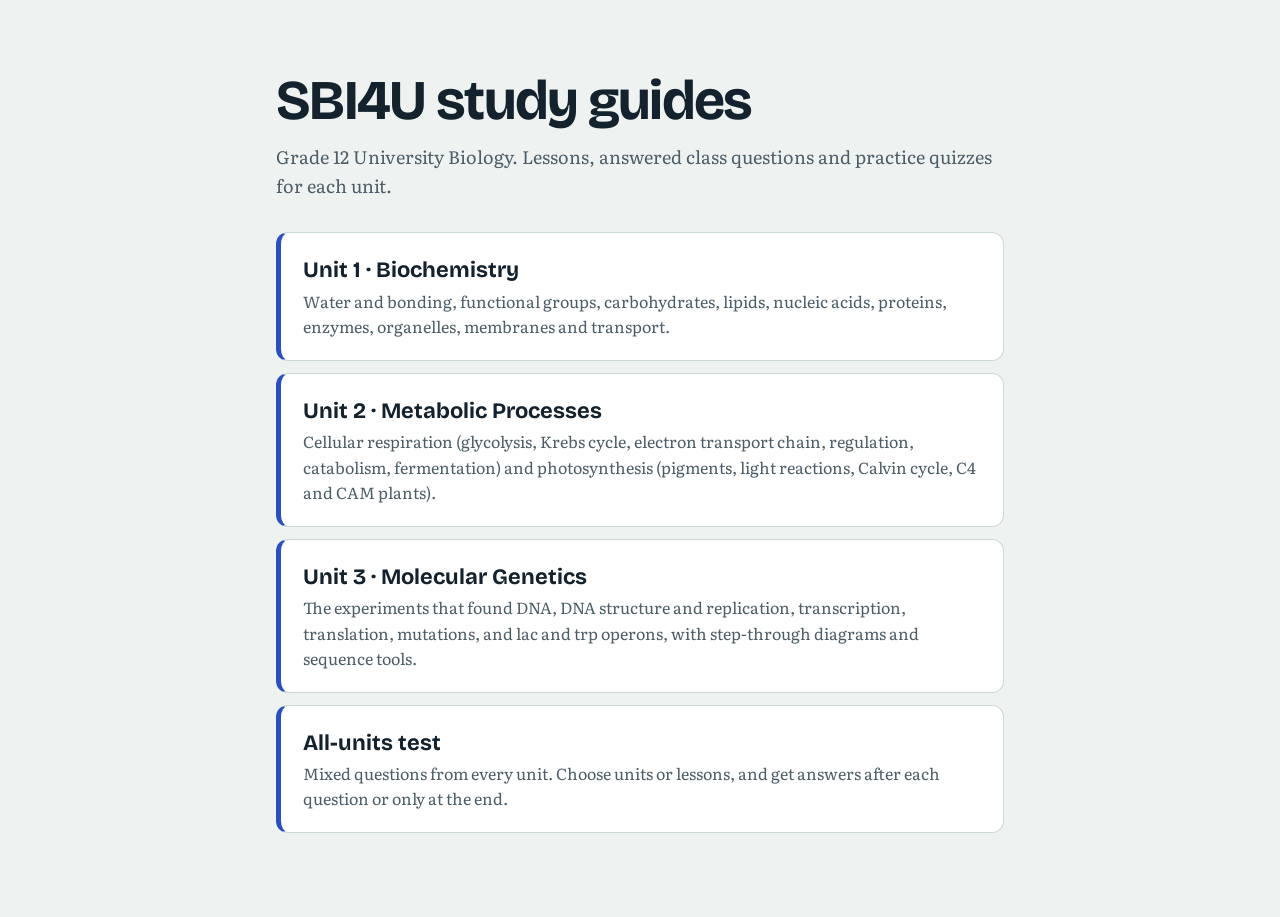
<file: docs/index.html>
<!doctype html>
<html lang="en">
<head>
<meta charset="utf-8">
<meta name="viewport" content="width=device-width, initial-scale=1">
<title>SBI4U Study Guides</title>
<meta name="color-scheme" content="light dark">
<link rel="preconnect" href="https://fonts.googleapis.com">
<link rel="preconnect" href="https://fonts.gstatic.com" crossorigin>
<link href="https://fonts.googleapis.com/css2?family=Bricolage+Grotesque:opsz,wght@12..96,500;12..96,700;12..96,800&family=Literata:opsz,wght@7..72,400&display=swap" rel="stylesheet">
<style>
:root { --bg:#eef3f2; --surface:#fff; --ink:#13222c; --ink-2:#4c5d67; --line:#cbd8d5; --accent:#2a50bf; }
@media (prefers-color-scheme: dark) { :root { --bg:#0d1620; --surface:#132130; --ink:#e2e9ef; --ink-2:#9bacb9; --line:#26384b; --accent:#8aa6ff; } }
* { box-sizing: border-box; }
body { margin:0; background:var(--bg); color:var(--ink); font-family:"Literata",Georgia,serif; line-height:1.6; }
main { max-width:760px; margin:0 auto; padding:72px 16px; }
h1 { font-family:"Bricolage Grotesque",system-ui,sans-serif; font-size:clamp(36px,6vw,56px); letter-spacing:-.03em; line-height:1.05; margin:0 0 12px; }
p { color:var(--ink-2); font-size:18px; margin:0 0 32px; }
a.unit { display:block; text-decoration:none; color:var(--ink); background:var(--surface); border:1px solid var(--line); border-left:5px solid var(--accent); border-radius:12px; padding:20px 22px; margin-bottom:12px; }
a.unit:hover { border-color:var(--ink-2); border-left-color:var(--accent); }
a.unit b { font-family:"Bricolage Grotesque",system-ui,sans-serif; font-size:22px; display:block; }
a.unit span { color:var(--ink-2); font-size:16px; }
a:focus-visible { outline:3px solid var(--accent); outline-offset:2px; }
</style>
</head>
<body>
<main>
  <h1>SBI4U study guides</h1>
  <p>Grade 12 University Biology. Lessons, answered class questions and practice quizzes for each unit.</p>
  <a class="unit" href="biochem/"><b>Unit 1 · Biochemistry</b><span>Water and bonding, functional groups, carbohydrates, lipids, nucleic acids, proteins, enzymes, organelles, membranes and transport.</span></a>
  <a class="unit" href="metabolism/"><b>Unit 2 · Metabolic Processes</b><span>Cellular respiration (glycolysis, Krebs cycle, electron transport chain, regulation, catabolism, fermentation) and photosynthesis (pigments, light reactions, Calvin cycle, C4 and CAM plants).</span></a>
  <a class="unit" href="genetics/"><b>Unit 3 · Molecular Genetics</b><span>The experiments that found DNA, DNA structure and replication, transcription, translation, mutations, and lac and trp operons, with step-through diagrams and sequence tools.</span></a>
  <a class="unit test" href="test/"><b>All-units test</b><span>Mixed questions from every unit. Choose units or lessons, and get answers after each question or only at the end.</span></a>
</main>
</body>
</html>
</file>
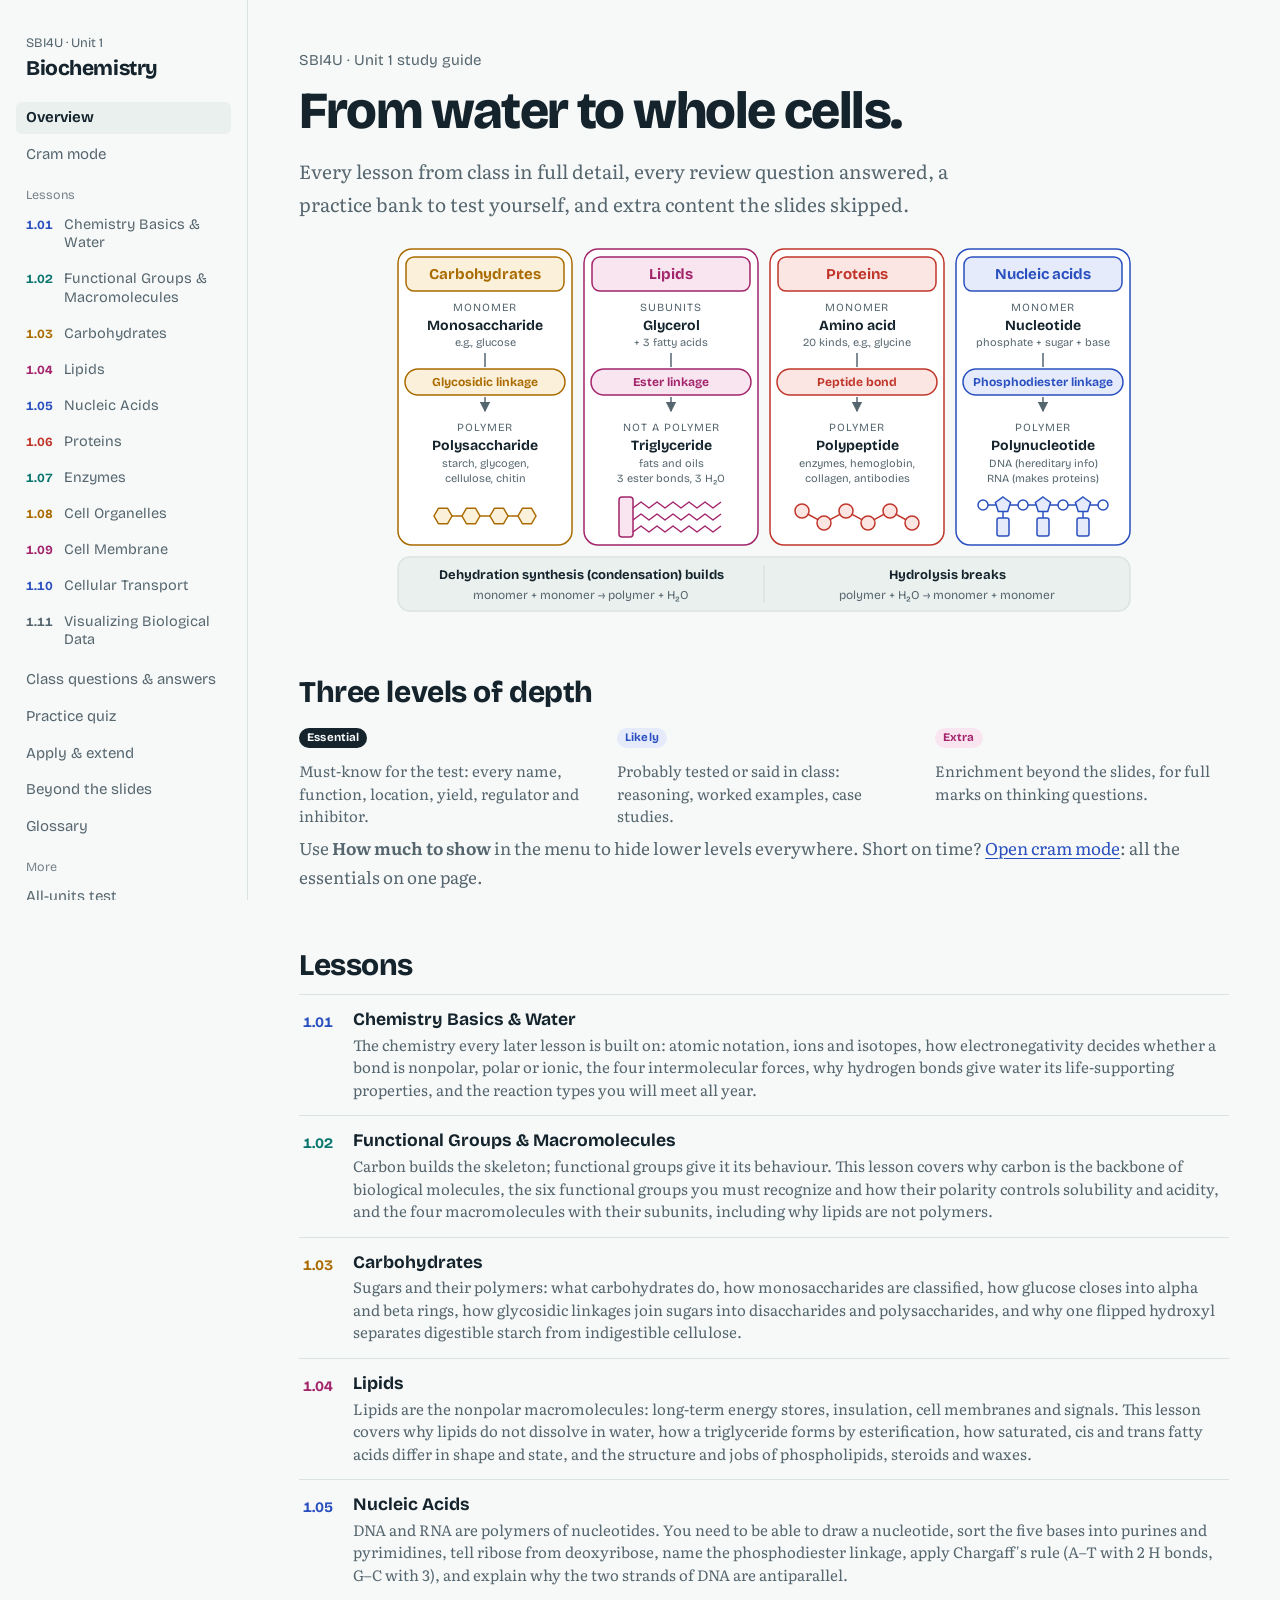
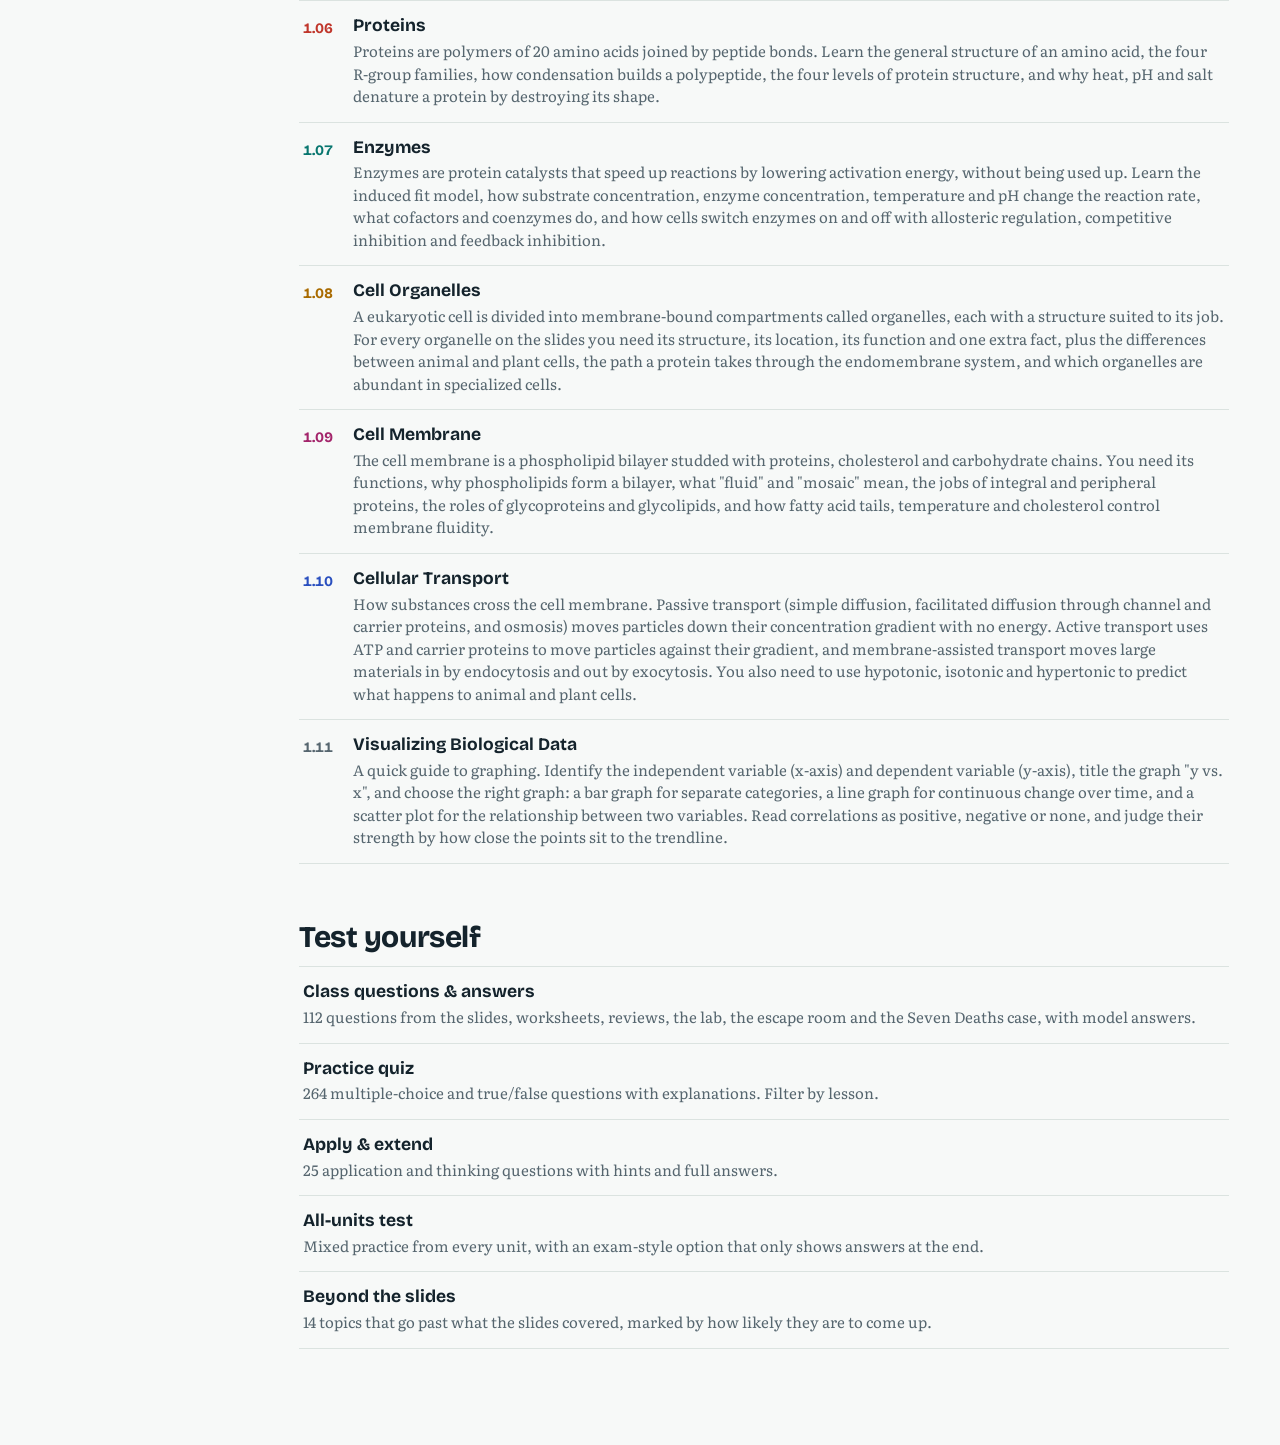
<file: docs/biochem/index.html>
<!doctype html>
<html lang="en">
<head>
<meta charset="utf-8">
<meta name="viewport" content="width=device-width, initial-scale=1">
<title>Biochemistry · SBI4U Unit 1</title>
<meta name="description" content="SBI4U Unit 1 study guide: in-depth lessons on biochemistry, macromolecules, enzymes, organelles, membranes and transport, every class question answered, a practice quiz bank and extra content.">
<meta name="color-scheme" content="light dark">
<link rel="preconnect" href="https://fonts.googleapis.com">
<link rel="preconnect" href="https://fonts.gstatic.com" crossorigin>
<link href="https://fonts.googleapis.com/css2?family=Bricolage+Grotesque:opsz,wght@12..96,400;12..96,500;12..96,600;12..96,700;12..96,800&family=Literata:ital,opsz,wght@0,7..72,400;0,7..72,500;0,7..72,600;1,7..72,400&display=swap" rel="stylesheet">
<link rel="stylesheet" href="../assets/style.css?v=1794193011">
<script>
  try { var t = localStorage.getItem('sbi4u-theme'); if (t) document.documentElement.setAttribute('data-theme', t); } catch (e) {}
</script>
</head>
<body>
<a class="skip" href="#main">Skip to content</a>

<header class="topbar">
  <button class="menu-btn" id="menuBtn" aria-controls="sidebar" aria-expanded="false">Menu</button>
  <a class="topbar-title" href="#/">Biochemistry</a>
  <button class="theme-btn" data-theme-toggle aria-label="Switch colour theme">Theme</button>
</header>

<div class="shell">
  <nav class="sidebar" id="sidebar" aria-label="Study guide">
    <a class="brand" href="#/">
      <span class="brand-course">SBI4U · Unit 1</span>
      <span class="brand-title">Biochemistry</span>
    </a>
    <ul class="nav">
      <li><a href="#/" data-route="home">Overview</a></li>
      <li><a href="#/cram" data-route="cram" class="cram-link">Cram mode</a></li>
      <li class="nav-group">
        <span class="nav-label">Lessons</span>
        <ul id="navLessons"></ul>
      </li>
      <li><a href="#/qa" data-route="qa">Class questions &amp; answers</a></li>
      <li><a href="#/quiz" data-route="quiz">Practice quiz</a></li>
      <li><a href="#/apply" data-route="apply">Apply &amp; extend</a></li>
      <li><a href="#/beyond" data-route="beyond">Beyond the slides</a></li>
      <li><a href="#/glossary" data-route="glossary">Glossary</a></li>
      <li class="nav-group"><span class="nav-label">More</span><ul>
        <li><a href="../test/">All-units test</a></li>
        <li><a href="../metabolism/">Unit 2: Metabolic Processes</a></li>
        <li><a href="../genetics/">Unit 3: Molecular Genetics</a></li>
      </ul></li>
    </ul>
    <div class="depth-box">
      <span class="nav-label" id="depthLabel">How much to show</span>
      <div class="depth" role="group" aria-labelledby="depthLabel">
        <button data-depth="essential">Essential</button>
        <button data-depth="likely">+ Likely</button>
        <button data-depth="extra">Everything</button>
      </div>
      <p class="depth-hint" id="depthHint"></p>
    </div>
    <div class="sidebar-foot">
      <button class="theme-btn wide" data-theme-toggle>Switch theme</button>
      <a class="back-hub" href="../">All SBI4U units</a>
    </div>
  </nav>
  <div class="scrim" id="scrim" hidden></div>

  <main id="main" tabindex="-1">
    <div id="view"></div>
    <noscript><p class="noscript">This study guide needs JavaScript to show its lessons and quizzes.</p></noscript>
  </main>
</div>

<script>window.UNIT_KEY = 'biochem';</script>
<script src="data/unit.js?v=1794193011"></script>
<script src="data/lessons-a.js?v=1794193011"></script>
<script src="data/lessons-b.js?v=1794193011"></script>
<script src="data/lessons-c.js?v=1794193011"></script>
<script src="data/qa.js?v=1794193011"></script>
<script src="data/quiz.js?v=1794193011"></script>
<script src="data/quiz-applied.js?v=1794193011"></script>
<script src="data/extension.js?v=1794193011"></script>
<script src="data/extra.js?v=1794193011"></script>
<script src="data/glossary.js?v=1794193011"></script>
<script src="data/cram.js?v=1794193011"></script>
<script src="data/visuals.js?v=1794193011"></script>
<script src="../assets/app.js?v=1794193011"></script>
</body>
</html>
</file>
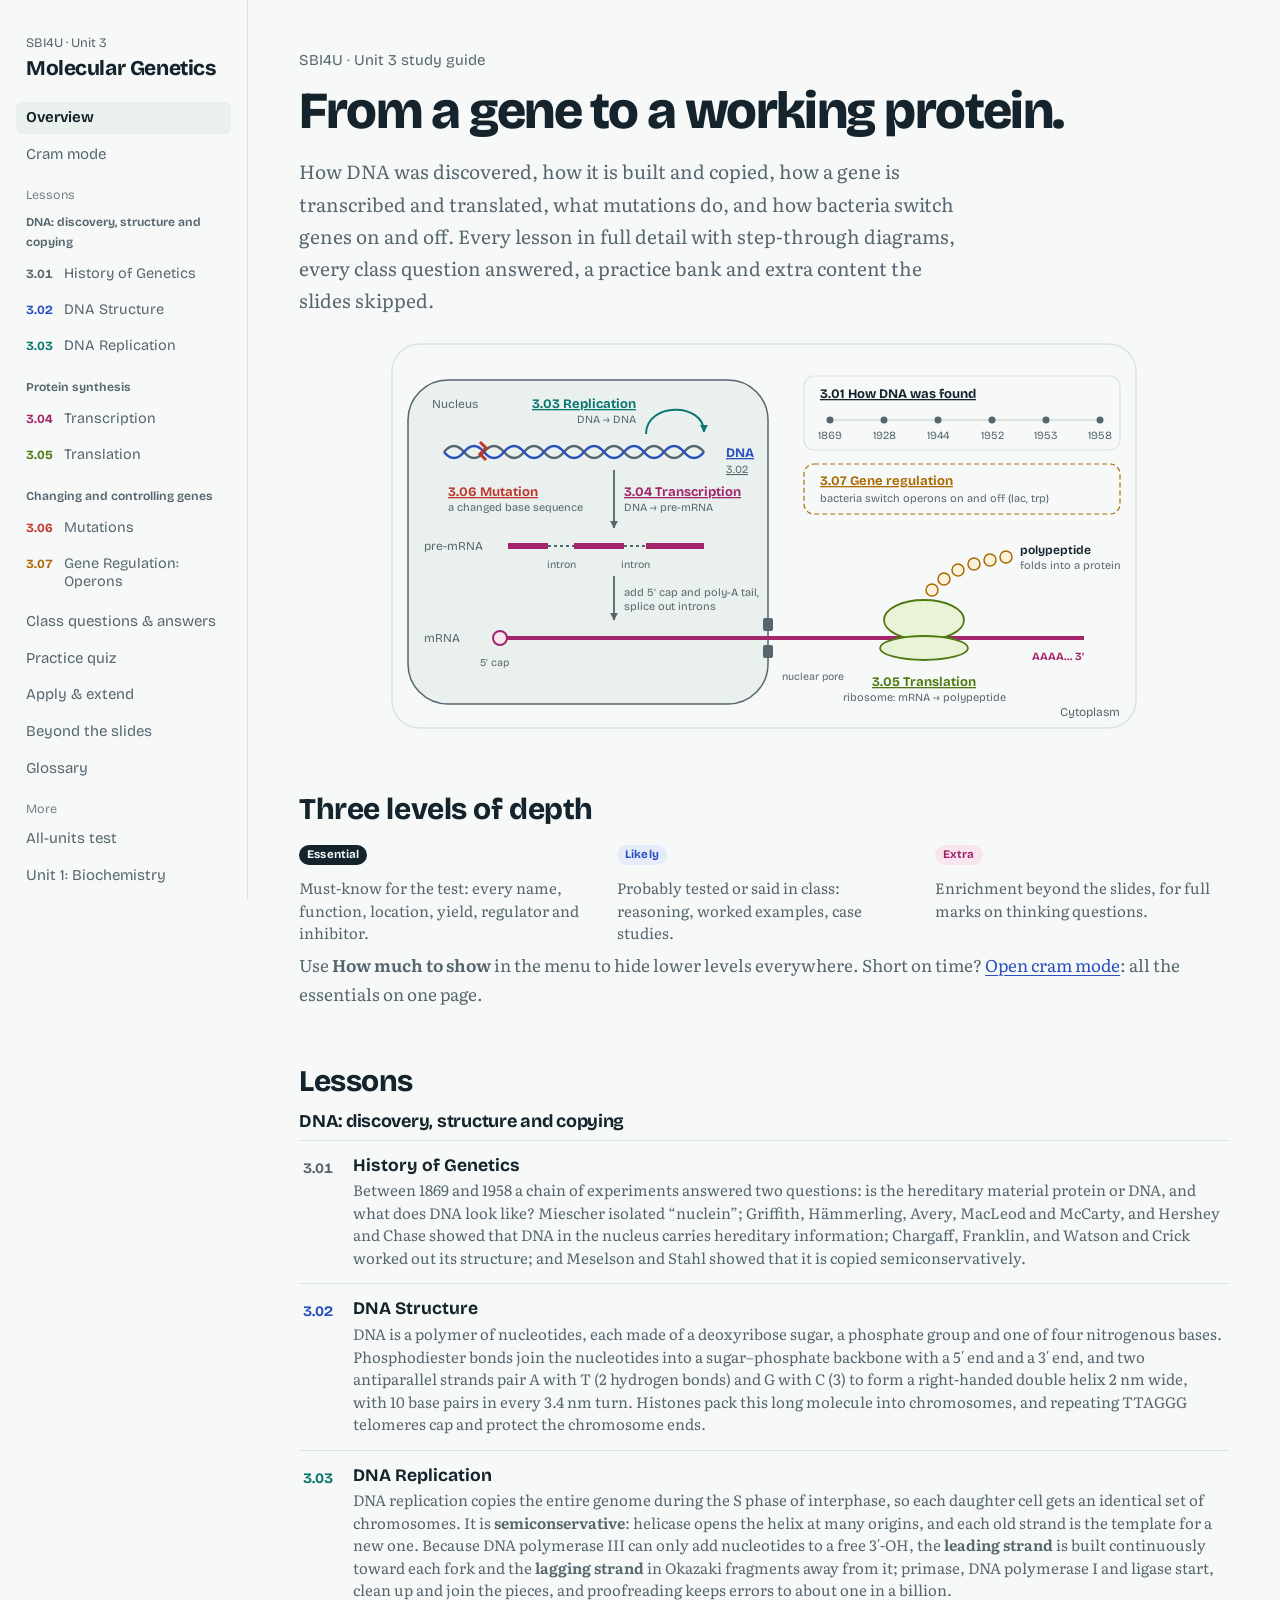
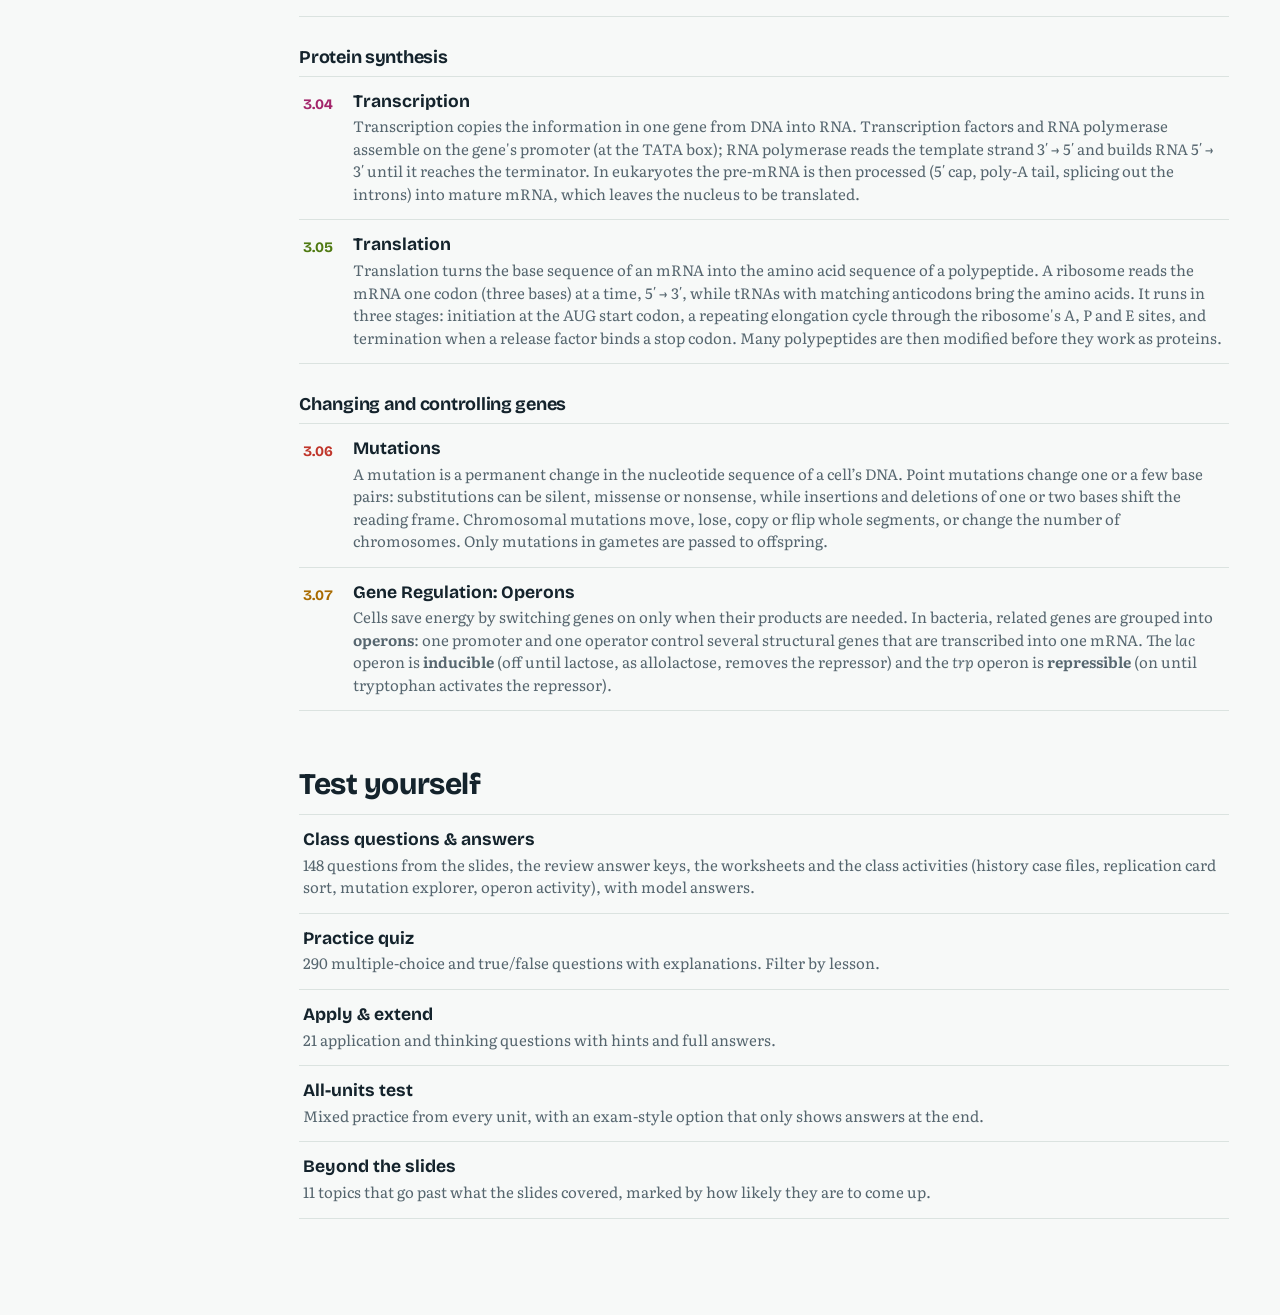
<file: docs/genetics/index.html>
<!doctype html>
<html lang="en">
<head>
<meta charset="utf-8">
<meta name="viewport" content="width=device-width, initial-scale=1">
<title>Molecular Genetics · SBI4U Unit 3</title>
<meta name="description" content="SBI4U Unit 3 study guide: in-depth lessons on the history of genetics, DNA structure, replication, transcription, translation, mutations and operons, every class question answered, a practice quiz bank, application questions, and extra content beyond the slides.">
<meta name="color-scheme" content="light dark">
<link rel="preconnect" href="https://fonts.googleapis.com">
<link rel="preconnect" href="https://fonts.gstatic.com" crossorigin>
<link href="https://fonts.googleapis.com/css2?family=Bricolage+Grotesque:opsz,wght@12..96,400;12..96,500;12..96,600;12..96,700;12..96,800&family=Literata:ital,opsz,wght@0,7..72,400;0,7..72,500;0,7..72,600;1,7..72,400&display=swap" rel="stylesheet">
<link rel="stylesheet" href="../assets/style.css?v=1794193011">
<script>
  try { var t = localStorage.getItem('sbi4u-theme'); if (t) document.documentElement.setAttribute('data-theme', t); } catch (e) {}
</script>
</head>
<body>
<a class="skip" href="#main">Skip to content</a>

<header class="topbar">
  <button class="menu-btn" id="menuBtn" aria-controls="sidebar" aria-expanded="false">Menu</button>
  <a class="topbar-title" href="#/">Molecular Genetics</a>
  <button class="theme-btn" data-theme-toggle aria-label="Switch colour theme">Theme</button>
</header>

<div class="shell">
  <nav class="sidebar" id="sidebar" aria-label="Study guide">
    <a class="brand" href="#/">
      <span class="brand-course">SBI4U · Unit 3</span>
      <span class="brand-title">Molecular Genetics</span>
    </a>
    <ul class="nav">
      <li><a href="#/" data-route="home">Overview</a></li>
      <li><a href="#/cram" data-route="cram" class="cram-link">Cram mode</a></li>
      <li class="nav-group">
        <span class="nav-label">Lessons</span>
        <ul id="navLessons"></ul>
      </li>
      <li><a href="#/qa" data-route="qa">Class questions &amp; answers</a></li>
      <li><a href="#/quiz" data-route="quiz">Practice quiz</a></li>
      <li><a href="#/apply" data-route="apply">Apply &amp; extend</a></li>
      <li><a href="#/beyond" data-route="beyond">Beyond the slides</a></li>
      <li><a href="#/glossary" data-route="glossary">Glossary</a></li>
      <li class="nav-group"><span class="nav-label">More</span><ul>
        <li><a href="../test/">All-units test</a></li>
        <li><a href="../biochem/">Unit 1: Biochemistry</a></li>
        <li><a href="../metabolism/">Unit 2: Metabolic Processes</a></li>
      </ul></li>
    </ul>
    <div class="depth-box">
      <span class="nav-label" id="depthLabel">How much to show</span>
      <div class="depth" role="group" aria-labelledby="depthLabel">
        <button data-depth="essential">Essential</button>
        <button data-depth="likely">+ Likely</button>
        <button data-depth="extra">Everything</button>
      </div>
      <p class="depth-hint" id="depthHint"></p>
    </div>
    <div class="sidebar-foot">
      <button class="theme-btn wide" data-theme-toggle>Switch theme</button>
      <a class="back-hub" href="../">All SBI4U units</a>
    </div>
  </nav>
  <div class="scrim" id="scrim" hidden></div>

  <main id="main" tabindex="-1">
    <div id="view"></div>
    <noscript><p class="noscript">This study guide needs JavaScript to show its lessons and quizzes.</p></noscript>
  </main>
</div>

<script>window.UNIT_KEY = 'genetics';</script>
<script src="data/unit.js?v=1794193011"></script>
<script src="data/lessons-a.js?v=1794193011"></script>
<script src="data/lessons-b.js?v=1794193011"></script>
<script src="data/lessons-c.js?v=1794193011"></script>
<script src="data/lessons-d.js?v=1794193011"></script>
<script src="data/lessons-e.js?v=1794193011"></script>
<script src="data/qa.js?v=1794193011"></script>
<script src="data/quiz.js?v=1794193011"></script>
<script src="data/quiz-applied.js?v=1794193011"></script>
<script src="data/extension.js?v=1794193011"></script>
<script src="data/extra.js?v=1794193011"></script>
<script src="data/glossary.js?v=1794193011"></script>
<script src="data/cram.js?v=1794193011"></script>
<script src="data/visuals.js?v=1794193011"></script>
<script src="../assets/app.js?v=1794193011"></script>
</body>
</html>
</file>
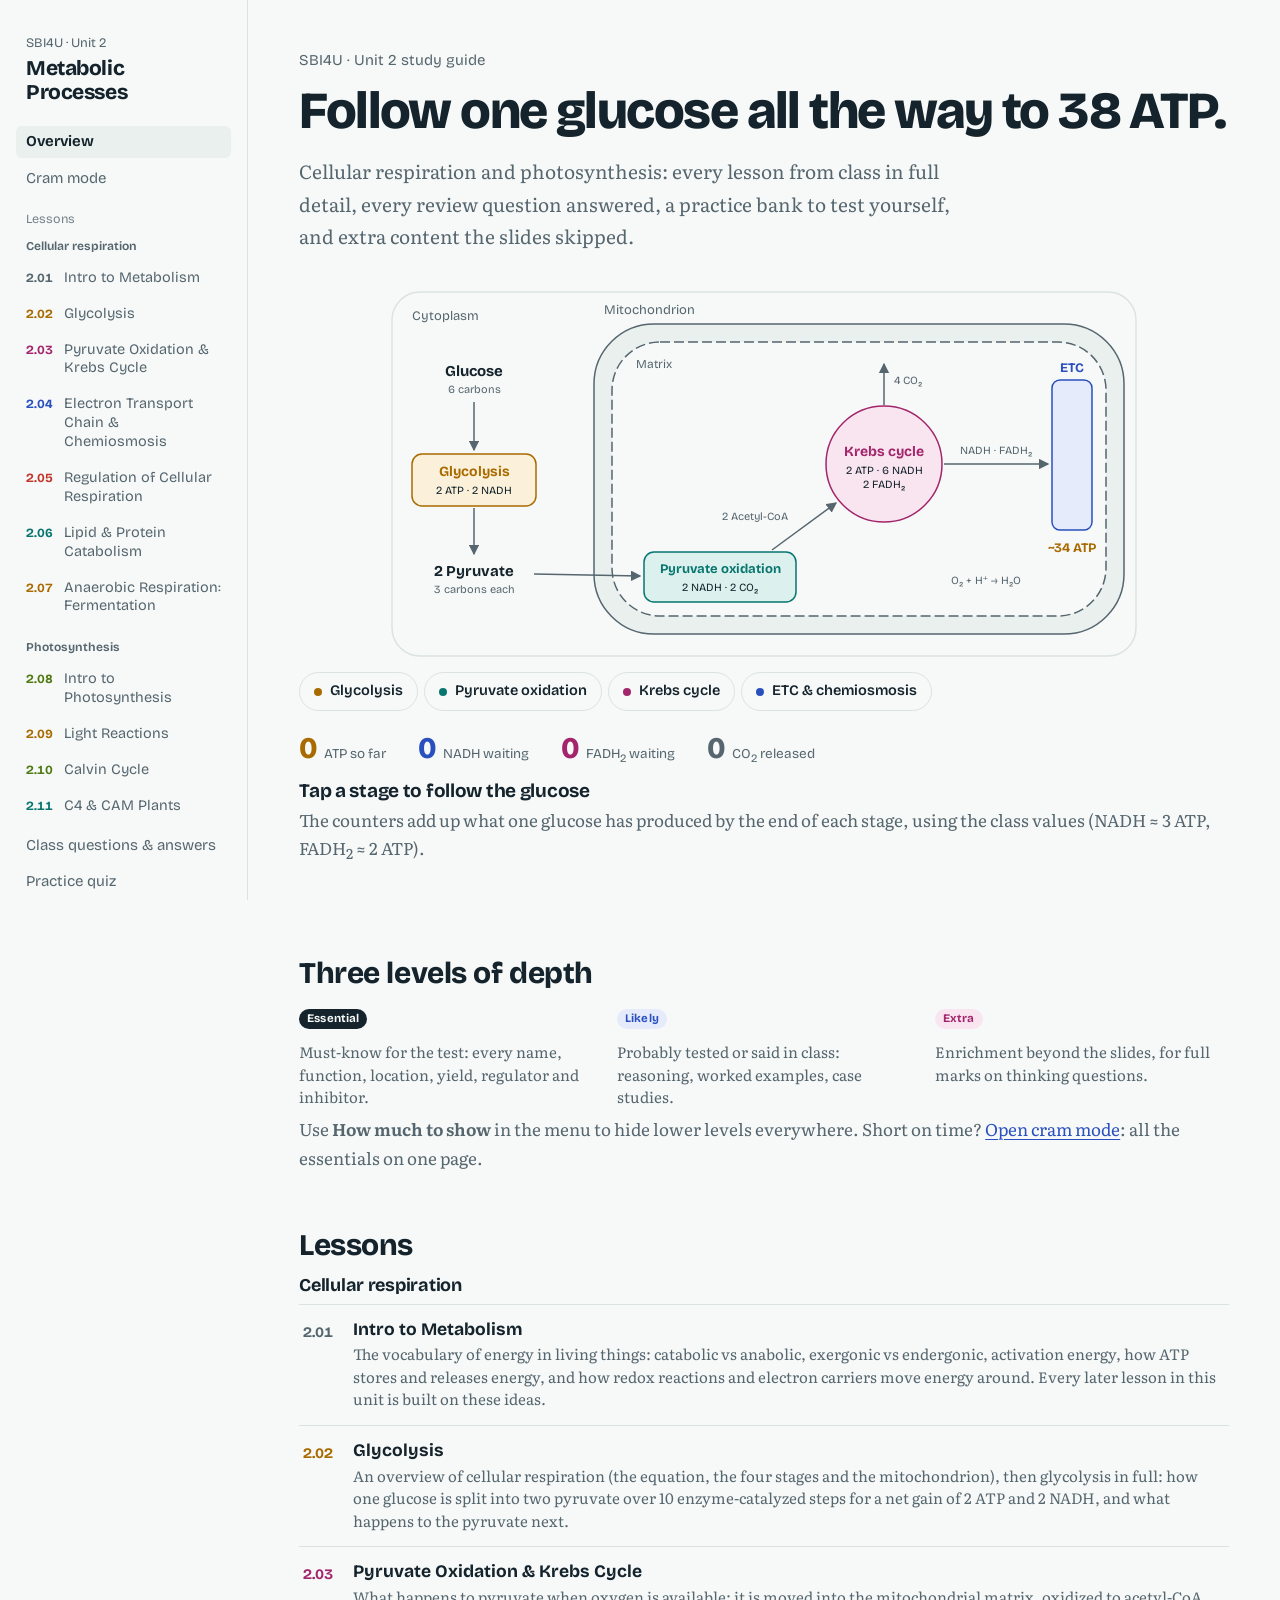
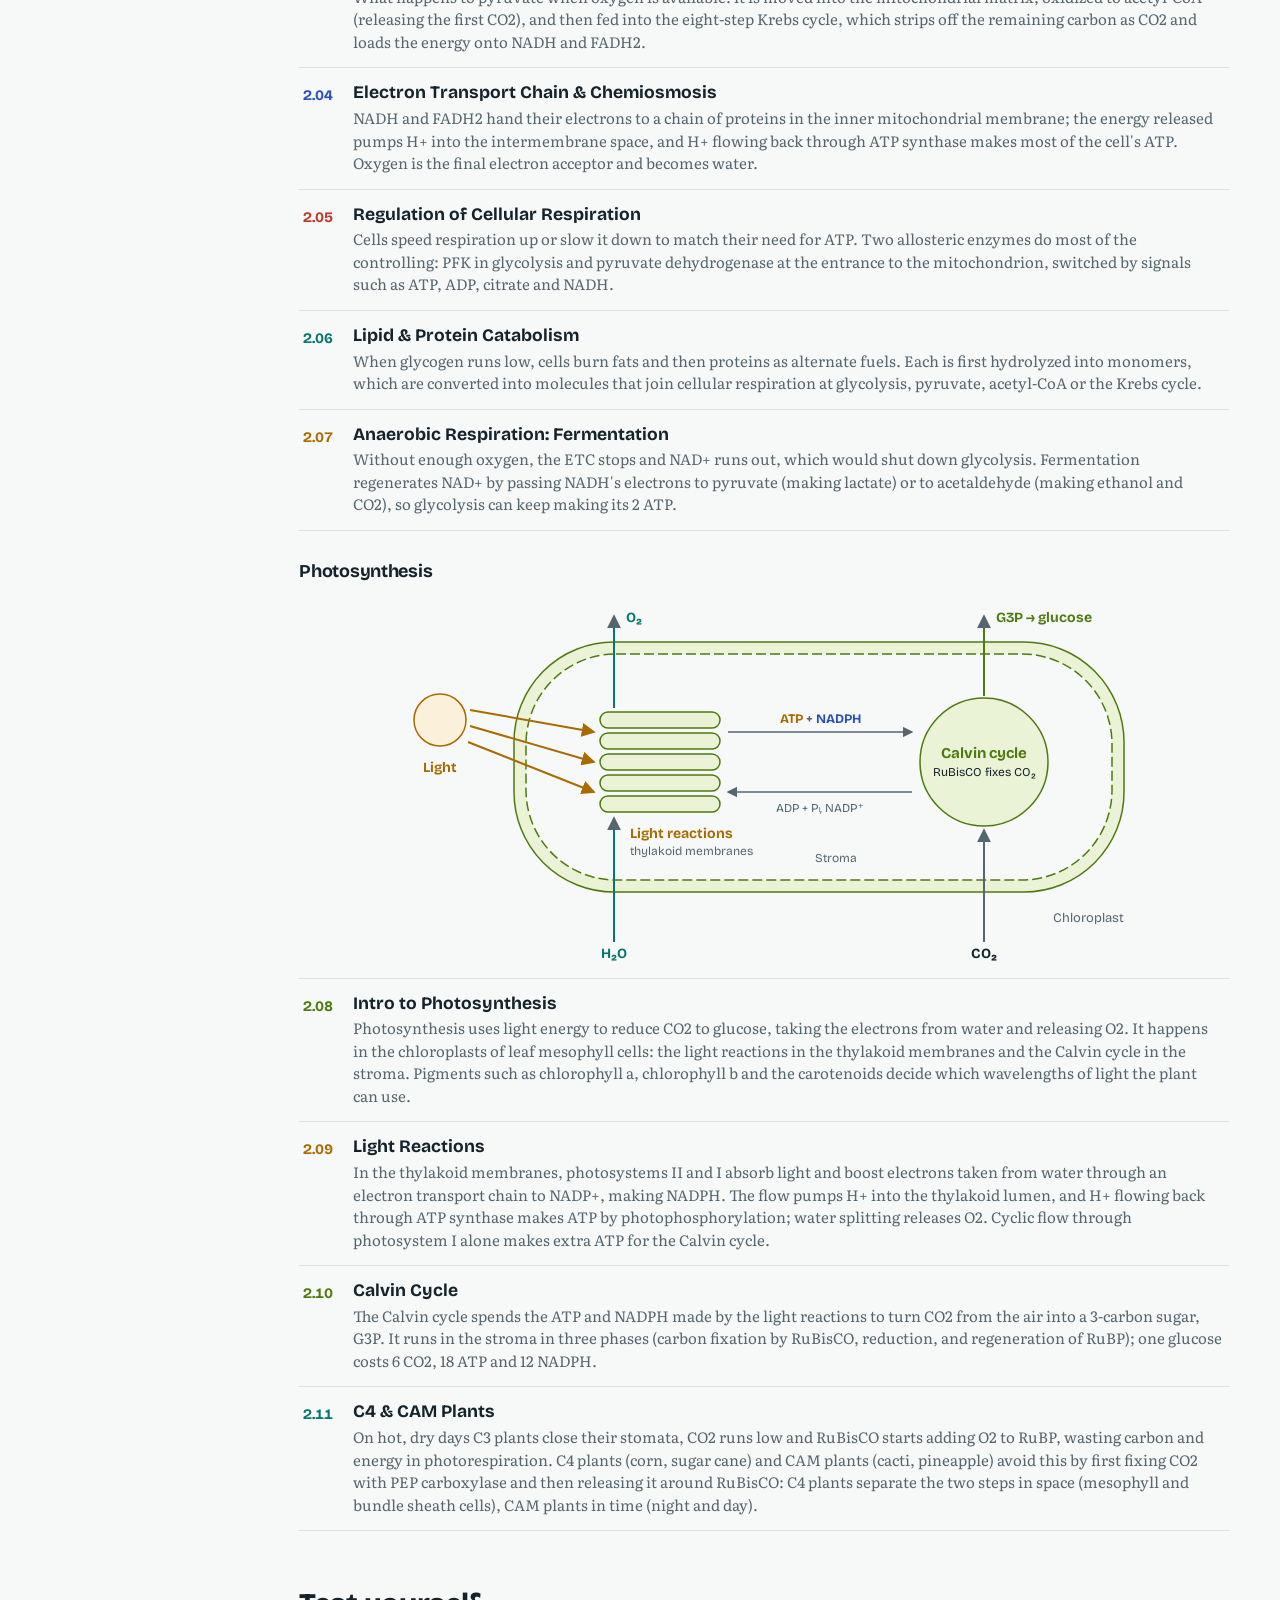
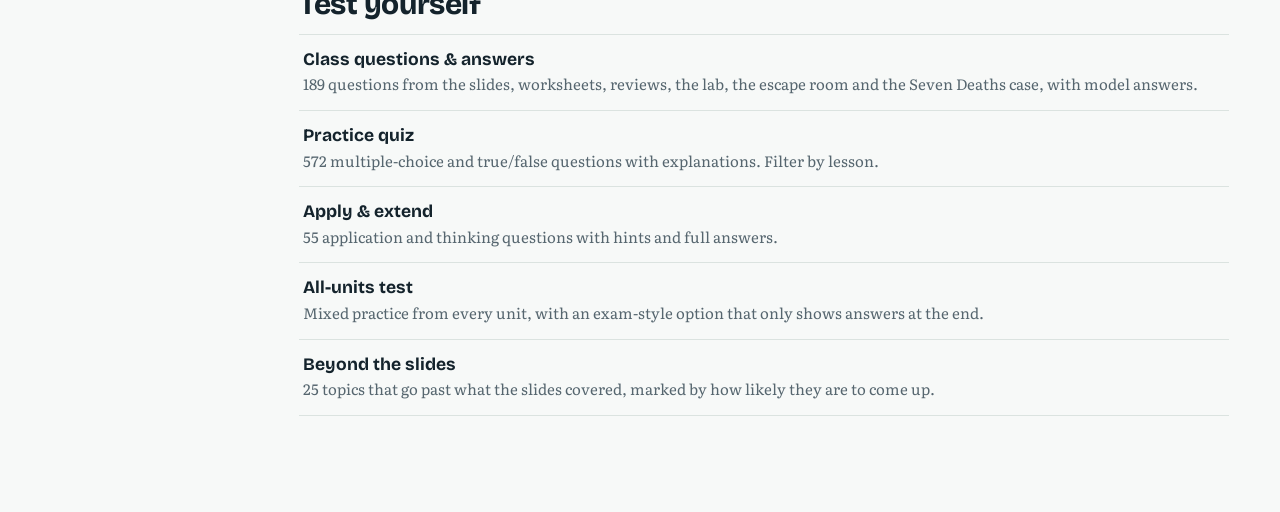
<file: docs/metabolism/index.html>
<!doctype html>
<html lang="en">
<head>
<meta charset="utf-8">
<meta name="viewport" content="width=device-width, initial-scale=1">
<title>Metabolic Processes · SBI4U Unit 2</title>
<meta name="description" content="SBI4U Unit 2 study guide: in-depth lessons on cellular respiration and photosynthesis, every class question answered, a practice quiz bank, application questions, and extra content beyond the slides.">
<meta name="color-scheme" content="light dark">
<link rel="preconnect" href="https://fonts.googleapis.com">
<link rel="preconnect" href="https://fonts.gstatic.com" crossorigin>
<link href="https://fonts.googleapis.com/css2?family=Bricolage+Grotesque:opsz,wght@12..96,400;12..96,500;12..96,600;12..96,700;12..96,800&family=Literata:ital,opsz,wght@0,7..72,400;0,7..72,500;0,7..72,600;1,7..72,400&display=swap" rel="stylesheet">
<link rel="stylesheet" href="../assets/style.css?v=1794193011">
<script>
  try { var t = localStorage.getItem('sbi4u-theme'); if (t) document.documentElement.setAttribute('data-theme', t); } catch (e) {}
</script>
</head>
<body>
<a class="skip" href="#main">Skip to content</a>

<header class="topbar">
  <button class="menu-btn" id="menuBtn" aria-controls="sidebar" aria-expanded="false">Menu</button>
  <a class="topbar-title" href="#/">Metabolic Processes</a>
  <button class="theme-btn" data-theme-toggle aria-label="Switch colour theme">Theme</button>
</header>

<div class="shell">
  <nav class="sidebar" id="sidebar" aria-label="Study guide">
    <a class="brand" href="#/">
      <span class="brand-course">SBI4U · Unit 2</span>
      <span class="brand-title">Metabolic Processes</span>
    </a>
    <ul class="nav">
      <li><a href="#/" data-route="home">Overview</a></li>
      <li><a href="#/cram" data-route="cram" class="cram-link">Cram mode</a></li>
      <li class="nav-group">
        <span class="nav-label">Lessons</span>
        <ul id="navLessons"></ul>
      </li>
      <li><a href="#/qa" data-route="qa">Class questions &amp; answers</a></li>
      <li><a href="#/quiz" data-route="quiz">Practice quiz</a></li>
      <li><a href="#/apply" data-route="apply">Apply &amp; extend</a></li>
      <li><a href="#/beyond" data-route="beyond">Beyond the slides</a></li>
      <li><a href="#/glossary" data-route="glossary">Glossary</a></li>
      <li class="nav-group"><span class="nav-label">More</span><ul>
        <li><a href="../test/">All-units test</a></li>
        <li><a href="../biochem/">Unit 1: Biochemistry</a></li>
        <li><a href="../genetics/">Unit 3: Molecular Genetics</a></li>
      </ul></li>
    </ul>
    <div class="depth-box">
      <span class="nav-label" id="depthLabel">How much to show</span>
      <div class="depth" role="group" aria-labelledby="depthLabel">
        <button data-depth="essential">Essential</button>
        <button data-depth="likely">+ Likely</button>
        <button data-depth="extra">Everything</button>
      </div>
      <p class="depth-hint" id="depthHint"></p>
    </div>
    <div class="sidebar-foot">
      <button class="theme-btn wide" data-theme-toggle>Switch theme</button>
      <a class="back-hub" href="../">All SBI4U units</a>
    </div>
  </nav>
  <div class="scrim" id="scrim" hidden></div>

  <main id="main" tabindex="-1">
    <div id="view"></div>
    <noscript><p class="noscript">This study guide needs JavaScript to show its lessons and quizzes.</p></noscript>
  </main>
</div>

<script>window.UNIT_KEY = 'metabolism';</script>
<script src="data/unit.js?v=1794193011"></script>
<script src="data/lessons-a.js?v=1794193011"></script>
<script src="data/lessons-b.js?v=1794193011"></script>
<script src="data/lessons-c.js?v=1794193011"></script>
<script src="data/lessons-d.js?v=1794193011"></script>
<script src="data/qa.js?v=1794193011"></script>
<script src="data/qa-b.js?v=1794193011"></script>
<script src="data/quiz.js?v=1794193011"></script>
<script src="data/quiz-applied.js?v=1794193011"></script>
<script src="data/quiz-photo.js?v=1794193011"></script>
<script src="data/quiz-photo-applied.js?v=1794193011"></script>
<script src="data/drill.js?v=1794193011"></script>
<script src="data/extension-a.js?v=1794193011"></script>
<script src="data/extension-b.js?v=1794193011"></script>
<script src="data/extension-c.js?v=1794193011"></script>
<script src="data/extra-a.js?v=1794193011"></script>
<script src="data/extra-b.js?v=1794193011"></script>
<script src="data/extra-c.js?v=1794193011"></script>
<script src="data/glossary.js?v=1794193011"></script>
<script src="data/glossary-b.js?v=1794193011"></script>
<script src="data/cram.js?v=1794193011"></script>
<script src="data/visuals.js?v=1794193011"></script>
<script src="../assets/app.js?v=1794193011"></script>
</body>
</html>
</file>
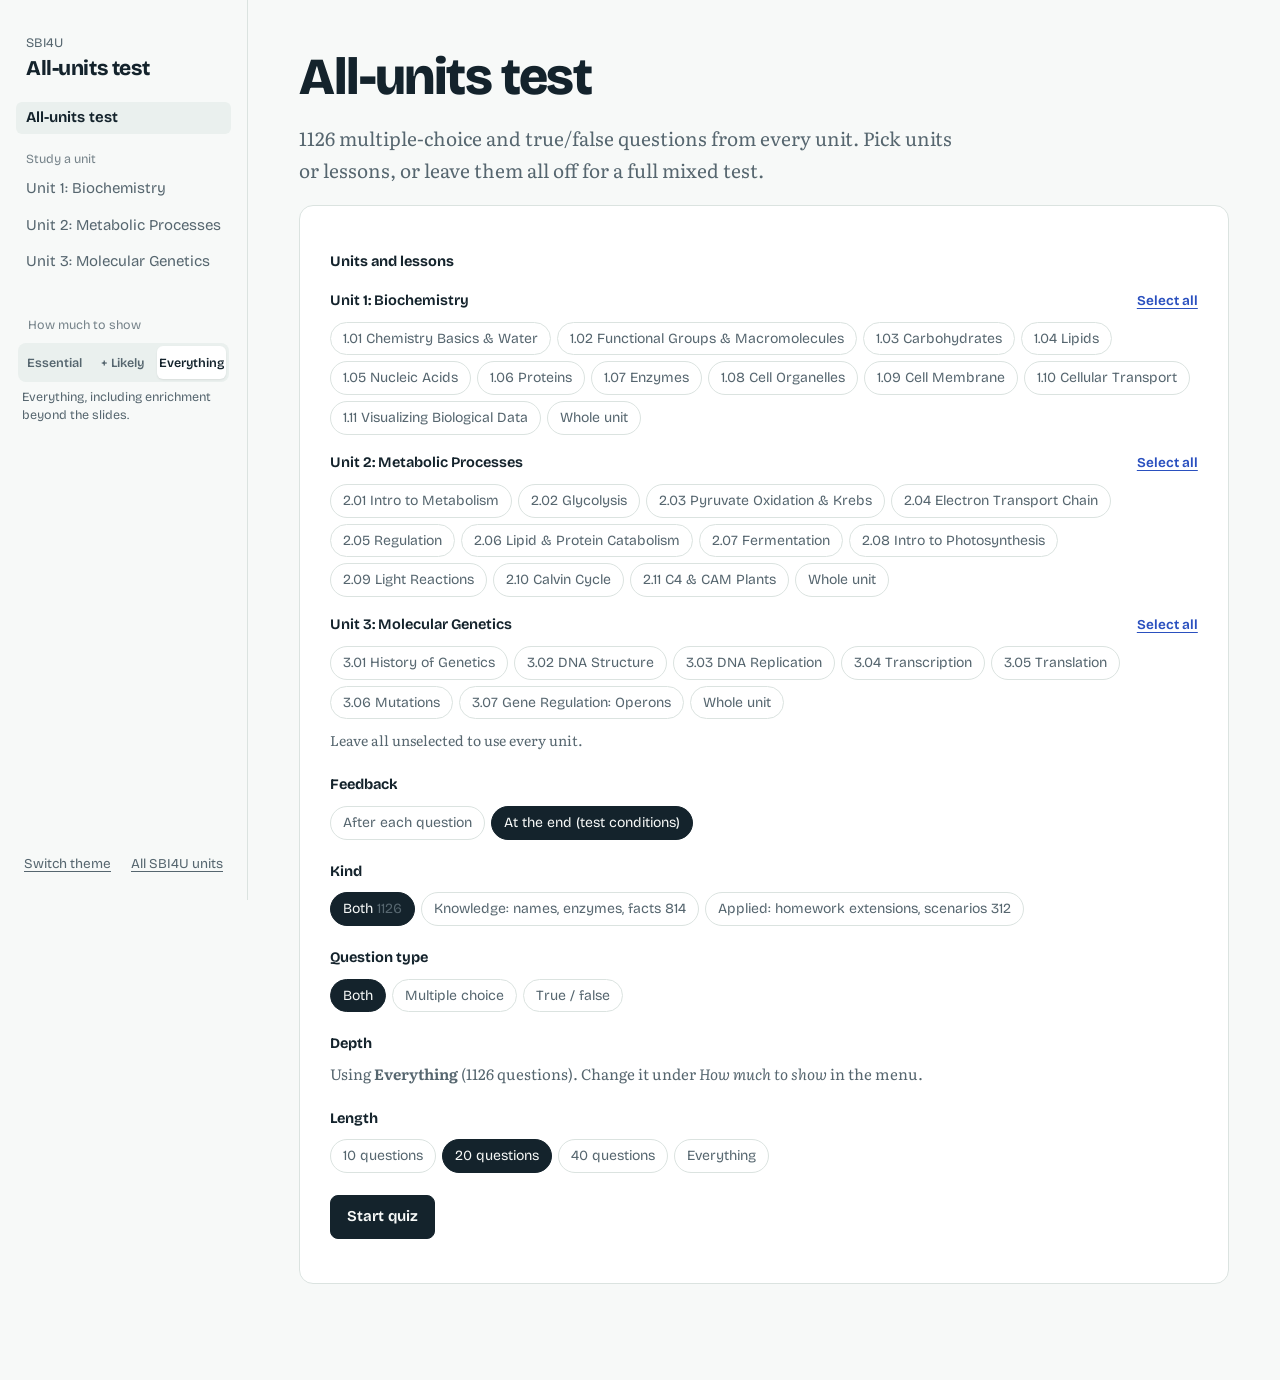
<file: docs/test/index.html>
<!doctype html>
<html lang="en">
<head>
<meta charset="utf-8">
<meta name="viewport" content="width=device-width, initial-scale=1">
<title>All-units test · SBI4U</title>
<meta name="description" content="Mixed practice test across every SBI4U unit, with exam-style feedback at the end.">
<meta name="color-scheme" content="light dark">
<link rel="preconnect" href="https://fonts.googleapis.com">
<link rel="preconnect" href="https://fonts.gstatic.com" crossorigin>
<link href="https://fonts.googleapis.com/css2?family=Bricolage+Grotesque:opsz,wght@12..96,400;12..96,500;12..96,600;12..96,700;12..96,800&family=Literata:ital,opsz,wght@0,7..72,400;0,7..72,500;0,7..72,600;1,7..72,400&display=swap" rel="stylesheet">
<link rel="stylesheet" href="../assets/style.css?v=1794193011">
<script>
  try { var t = localStorage.getItem('sbi4u-theme'); if (t) document.documentElement.setAttribute('data-theme', t); } catch (e) {}
</script>
</head>
<body>
<a class="skip" href="#main">Skip to content</a>

<header class="topbar">
  <button class="menu-btn" id="menuBtn" aria-controls="sidebar" aria-expanded="false">Menu</button>
  <a class="topbar-title" href="#/">All-units test</a>
  <button class="theme-btn" data-theme-toggle aria-label="Switch colour theme">Theme</button>
</header>

<div class="shell">
  <nav class="sidebar" id="sidebar" aria-label="Study guide">
    <a class="brand" href="#/">
      <span class="brand-course">SBI4U</span>
      <span class="brand-title">All-units test</span>
    </a>
    <ul class="nav">
      <li><a href="#/" data-route="quiz">All-units test</a></li>
      <li class="nav-group"><span class="nav-label">Study a unit</span><ul>
        <li><a href="../biochem/">Unit 1: Biochemistry</a></li>
        <li><a href="../metabolism/">Unit 2: Metabolic Processes</a></li>
        <li><a href="../genetics/">Unit 3: Molecular Genetics</a></li>
      </ul></li>
    </ul>
    <div class="depth-box">
      <span class="nav-label" id="depthLabel">How much to show</span>
      <div class="depth" role="group" aria-labelledby="depthLabel">
        <button data-depth="essential">Essential</button>
        <button data-depth="likely">+ Likely</button>
        <button data-depth="extra">Everything</button>
      </div>
      <p class="depth-hint" id="depthHint"></p>
    </div>
    <div class="sidebar-foot">
      <button class="theme-btn wide" data-theme-toggle>Switch theme</button>
      <a class="back-hub" href="../">All SBI4U units</a>
    </div>
  </nav>
  <div class="scrim" id="scrim" hidden></div>

  <main id="main" tabindex="-1">
    <div id="view"></div>
    <noscript><p class="noscript">This study guide needs JavaScript to show its lessons and quizzes.</p></noscript>
  </main>
</div>

<script>window.UNIT_KEY = 'all';</script>
<script src="../biochem/data/unit.js?v=1794193011"></script>
<script src="../metabolism/data/unit.js?v=1794193011"></script>
<script src="../genetics/data/unit.js?v=1794193011"></script>
<script>
  window.ALLQ = [];
  function stashUnit(u) {
    [window.QUIZ, window.QUIZ_APPLIED, window.DRILL].forEach(function (a) {
      (a || []).forEach(function (q) {
        var c = {}; for (var k in q) c[k] = q[k];
        c.id = u + ':' + q.id; c.unit = u; if (c.lesson === 'mix') c.lesson = 'mix-' + u;
        window.ALLQ.push(c);
      });
    });
    window.QUIZ = window.QUIZ_APPLIED = window.DRILL = undefined;
  }
</script>
<script src="../biochem/data/quiz.js?v=1794193011"></script>
<script src="../biochem/data/quiz-applied.js?v=1794193011"></script>
<script>stashUnit('biochem');</script>
<script src="../metabolism/data/quiz.js?v=1794193011"></script>
<script src="../metabolism/data/quiz-applied.js?v=1794193011"></script>
<script src="../metabolism/data/drill.js?v=1794193011"></script>
<script src="../metabolism/data/quiz-photo.js?v=1794193011"></script>
<script src="../metabolism/data/quiz-photo-applied.js?v=1794193011"></script>
<script>stashUnit('metabolism');</script>
<script src="../genetics/data/quiz.js?v=1794193011"></script>
<script src="../genetics/data/quiz-applied.js?v=1794193011"></script>
<script>stashUnit('genetics');</script>
<script src="../assets/app.js?v=1794193011"></script>
</body>
</html>
</file>
<file: docs/assets/style.css>
:root {
  --bg: #f7f9f8;
  --surface: #ffffff;
  --surface-2: #eaf0ee;
  --ink: #14232c;
  --ink-2: #56666f;
  --line: #dbe3e0;
  --glyco: #a96b00;  --glyco-soft: #fbf0d9;
  --link: #08766f;   --link-soft: #dcf1ee;
  --krebs: #a3256b;  --krebs-soft: #f9e5f0;
  --etc: #2a50bf;    --etc-soft: #e5ebfb;
  --proton: #c0362b; --proton-soft: #fbe6e3;
  --good: #1f7a45;   --good-soft: #e0f3e7;
  --leaf: #4f7a12;   --leaf-soft: #eaf3d6;
  --bad: #b3261e;    --bad-soft: #fbe5e2;
  --accent: var(--etc); --accent-soft: var(--etc-soft);
  --display: "Bricolage Grotesque", system-ui, sans-serif;
  --body: "Literata", Georgia, serif;
  --r: 10px;
  --sidebar: 248px;
  color-scheme: light;
}
@media (prefers-color-scheme: dark) {
  :root:not([data-theme="light"]) {
    --bg: #0f1820; --surface: #16222d; --surface-2: #1c2a37; --ink: #e3e9ee; --ink-2: #9aaab6; --line: #253543;
    --glyco: #f2b24a; --glyco-soft: #33280f; --link: #4fcfc3; --link-soft: #0f312e;
    --krebs: #ee76ae; --krebs-soft: #381a2a; --etc: #8aa6ff; --etc-soft: #1a274d;
    --proton: #ff8476; --proton-soft: #3d1b18; --good: #5fd08f; --good-soft: #13301f; --bad: #ff8a80; --bad-soft: #3d1a17;
    --leaf: #a8d466; --leaf-soft: #233212;
    color-scheme: dark;
  }
}
:root[data-theme="dark"] {
  --bg: #0f1820; --surface: #16222d; --surface-2: #1c2a37; --ink: #e3e9ee; --ink-2: #9aaab6; --line: #253543;
  --glyco: #f2b24a; --glyco-soft: #33280f; --link: #4fcfc3; --link-soft: #0f312e;
  --krebs: #ee76ae; --krebs-soft: #381a2a; --etc: #8aa6ff; --etc-soft: #1a274d;
  --proton: #ff8476; --proton-soft: #3d1b18; --good: #5fd08f; --good-soft: #13301f; --bad: #ff8a80; --bad-soft: #3d1a17;
  --leaf: #a8d466; --leaf-soft: #233212;
  color-scheme: dark;
}

[data-stage="intro"] { --accent: var(--ink-2); --accent-soft: var(--surface-2); }
[data-stage="glyco"] { --accent: var(--glyco); --accent-soft: var(--glyco-soft); }
[data-stage="link"]  { --accent: var(--link);  --accent-soft: var(--link-soft); }
[data-stage="krebs"] { --accent: var(--krebs); --accent-soft: var(--krebs-soft); }
[data-stage="etc"]   { --accent: var(--etc);   --accent-soft: var(--etc-soft); }
[data-stage="reg"]   { --accent: var(--proton); --accent-soft: var(--proton-soft); }
[data-stage="cat"]   { --accent: var(--link);  --accent-soft: var(--link-soft); }
[data-stage="ferm"]  { --accent: var(--glyco); --accent-soft: var(--glyco-soft); }
[data-stage="photo"] { --accent: var(--leaf); --accent-soft: var(--leaf-soft); }
[data-stage="light"] { --accent: var(--glyco); --accent-soft: var(--glyco-soft); }
[data-stage="calvin"] { --accent: var(--leaf); --accent-soft: var(--leaf-soft); }
[data-stage="c4cam"] { --accent: var(--link); --accent-soft: var(--link-soft); }

* { box-sizing: border-box; }
html { -webkit-text-size-adjust: 100%; }
body { margin: 0; background: var(--bg); color: var(--ink); font-family: var(--body); font-size: 17px; line-height: 1.7; }
a { color: var(--accent); text-underline-offset: 3px; text-decoration-thickness: 1px; }
button { font: inherit; color: inherit; }
:focus-visible { outline: 2px solid var(--etc); outline-offset: 2px; border-radius: 4px; }
img, svg { max-width: 100%; }
.skip { position: absolute; left: -999px; top: 8px; background: var(--surface); padding: 8px 12px; z-index: 50; }
.skip:focus { left: 8px; }

/* ---------- shell ---------- */
.topbar { display: none; }
.shell { display: grid; grid-template-columns: var(--sidebar) minmax(0, 1fr); min-height: 100vh; }
.sidebar {
  position: sticky; top: 0; height: 100vh; overflow-y: auto; padding: 32px 16px 20px;
  border-right: 1px solid var(--line); background: var(--bg); font-family: var(--display);
  display: flex; flex-direction: column; gap: 22px;
}
.brand { text-decoration: none; color: var(--ink); display: block; padding: 0 10px; }
.brand-course { display: block; font-size: 13px; color: var(--ink-2); }
.brand-title { display: block; font-size: 21px; font-weight: 750; line-height: 1.15; letter-spacing: -.02em; margin-top: 2px; }
.nav, .nav ul { list-style: none; margin: 0; padding: 0; }
.nav a { display: block; padding: 6px 10px; border-radius: 6px; color: var(--ink-2); text-decoration: none; font-size: 15px; line-height: 1.3; }
.nav a:hover { color: var(--ink); }
.nav a[aria-current="page"] { color: var(--ink); font-weight: 650; background: var(--surface-2); }
.nav-group { margin: 8px 0; }
.nav-label { display: block; padding: 6px 10px 4px; font-size: 12.5px; color: var(--ink-2); opacity: .8; }
#navLessons a { display: flex; gap: 10px; align-items: baseline; font-size: 14.5px; }
#navLessons .num { font-variant-numeric: tabular-nums; color: var(--accent); font-size: 12.5px; font-weight: 700; min-width: 28px; }
#navLessons .dot { display: none; }
.nav-sublabel { padding: 10px 10px 3px; font-family: var(--display); font-size: 12px; font-weight: 650; color: var(--ink-2); list-style: none; }
#navLessons .nav-sublabel:first-child { padding-top: 2px; }
.sidebar-foot { margin-top: auto; display: flex; justify-content: space-between; align-items: center; gap: 8px; padding: 0 8px; }
.theme-btn { border: 0; background: none; padding: 4px 0; cursor: pointer; font-family: var(--display); font-size: 13.5px; color: var(--ink-2); text-decoration: underline; text-underline-offset: 3px; }
.theme-btn:hover { color: var(--ink); }
.back-hub { font-size: 13.5px; color: var(--ink-2); }

main { min-width: 0; padding: 48px clamp(24px, 4vw, 64px) 96px; outline: none; }
#view { max-width: 1040px; }
main.has-rail { display: grid; grid-template-columns: minmax(0, 1040px) 236px; justify-content: center; gap: 0 clamp(32px, 4vw, 64px); }
main.has-rail #view { width: 100%; }

/* ---------- type ---------- */
h1, h2, h3, h4 { font-family: var(--display); line-height: 1.15; letter-spacing: -.015em; }
h1 { font-size: clamp(34px, 5vw, 52px); font-weight: 800; margin: 0 0 14px; letter-spacing: -.03em; }
h2 { font-size: clamp(24px, 3.2vw, 30px); font-weight: 750; margin: 56px 0 12px; }
h3 { font-size: 23px; font-weight: 700; margin: 2.4em 0 .5em; }
h4 { font-size: 18px; font-weight: 650; margin: 1.6em 0 .3em; }
p, ul, ol { margin: 0 0 1em; }
ul, ol { padding-left: 1.3em; }
li { margin-bottom: .3em; }
li > ul, li > ol { margin-top: .3em; }
.lede { font-size: 19px; color: var(--ink-2); max-width: 60ch; }
.muted { color: var(--ink-2); }
sub, sup { line-height: 0; }
.term { font-weight: 650; color: var(--ink); }
strong { font-weight: 650; }

/* ---------- lesson components ---------- */
.callout { padding: 12px 18px 8px; margin: 1.5em 0; border-radius: var(--r); background: var(--surface-2); }
.callout > :last-child { margin-bottom: .3em; }
.callout-title { font-family: var(--display); font-weight: 700; font-size: 14px; margin: 0 0 2px; color: var(--c, var(--ink-2)); }
.callout.teacher { --c: var(--krebs); background: var(--krebs-soft); }
.callout.key { --c: var(--etc); background: var(--etc-soft); }
.callout.tip { --c: var(--link); }
.callout.warn { --c: var(--proton); }
.eq { font-family: var(--display); font-size: 18px; text-align: center; padding: 12px 16px; margin: 1.3em 0; border-radius: var(--r); background: var(--surface-2); overflow-x: auto; line-height: 1.6; }
.table-wrap { overflow-x: auto; margin: 1.2em 0 1.5em; }
table.data { border-collapse: collapse; width: 100%; font-size: 15px; line-height: 1.5; }
table.data th, table.data td { padding: 9px 12px 9px 0; text-align: left; vertical-align: top; border-bottom: 1px solid var(--line); }
table.data thead th { font-family: var(--display); font-weight: 600; color: var(--ink-2); font-size: 13.5px; border-bottom-color: var(--ink-2); }
table.data tbody th { font-family: var(--display); font-weight: 650; }
ol.steps { list-style: none; padding: 0; counter-reset: step; margin: 1.2em 0; }
ol.steps > li { counter-increment: step; position: relative; padding: 0 0 4px 44px; margin-bottom: 14px; }
ol.steps > li::before { content: counter(step); position: absolute; left: 0; top: 1px; width: 30px; height: 30px; border-radius: 50%; display: grid; place-items: center; font-family: var(--display); font-weight: 750; font-size: 14px; background: var(--accent-soft); color: var(--accent); }
.step-head { font-family: var(--display); font-weight: 700; margin: 2px 0 2px; font-size: 17px; }
.tally { display: flex; flex-wrap: wrap; gap: 6px 16px; margin: 1em 0; }
.chip { font-family: var(--display); font-size: 14.5px; font-weight: 700; }
.chip.atp { color: var(--glyco); } .chip.nadh { color: var(--etc); } .chip.fadh { color: var(--krebs); } .chip.co2 { color: var(--ink-2); } .chip.nadph { color: var(--etc); } .chip.o2 { color: var(--link); }
figure.diagram { margin: 1.8em 0; padding: 0; }
figure.diagram.narrow svg { max-width: 520px; margin: 0 auto; }
figure.diagram svg { display: block; width: 100%; height: auto; font-family: var(--display); }
figure.diagram figcaption { font-size: 14.5px; color: var(--ink-2); margin-top: 10px; line-height: 1.5; text-align: center; max-width: 62ch; margin-left: auto; margin-right: auto; }
details.check { margin: 1em 0; border-top: 1px solid var(--line); border-bottom: 1px solid var(--line); }
details.check + details.check { margin-top: -1px; }
details.check > summary { cursor: pointer; padding: 12px 0 12px 30px; font-family: var(--display); font-weight: 600; font-size: 16px; position: relative; list-style: none; line-height: 1.4; }
details.check > summary::-webkit-details-marker { display: none; }
details.check > summary::before { content: "+"; position: absolute; left: 4px; top: 10px; font-size: 20px; line-height: 1; color: var(--accent); font-weight: 500; }
details.check[open] > summary::before { content: "–"; }
details.check .ans { padding: 0 0 6px 30px; }
.compare { display: grid; grid-template-columns: 1fr 1fr; gap: 28px; margin: 1.2em 0; }
.compare h4 { margin-top: .4em; }

/* ---------- overview ---------- */
.hero { margin-bottom: 8px; }
.hero-course { font-family: var(--display); color: var(--ink-2); font-size: 15px; margin-bottom: 8px; }
.journey { margin: 32px 0 0; }
figure.map { margin: 0 0 8px; }
figure.map svg { display: block; width: 100%; height: auto; font-family: var(--display); }
.mapstage { transition: opacity .25s ease; }
.mapstage.dim { opacity: .22; }
.journey-track { display: flex; flex-wrap: wrap; gap: 6px; margin: 4px 0 0; }
.stage-btn { cursor: pointer; border: 1px solid var(--line); background: none; padding: 6px 14px; border-radius: 999px; font-family: var(--display); font-size: 14.5px; display: inline-flex; gap: 8px; align-items: center; }
.stage-btn::before { content: ""; width: 8px; height: 8px; border-radius: 50%; background: var(--sc); }
.stage-btn .s-where, .stage-btn .s-carbon { display: none; }
.stage-btn .s-name { font-weight: 600; }
.stage-btn:hover { border-color: var(--sc); }
.stage-btn[aria-pressed="true"] { background: var(--sc-soft); border-color: var(--sc); }
.st-glyco { --sc: var(--glyco); --sc-soft: var(--glyco-soft); }
.st-link { --sc: var(--link); --sc-soft: var(--link-soft); }
.st-krebs { --sc: var(--krebs); --sc-soft: var(--krebs-soft); }
.st-etc { --sc: var(--etc); --sc-soft: var(--etc-soft); }
.ledger { display: flex; flex-wrap: wrap; gap: 8px 32px; margin: 22px 0 6px; }
.ledger div { font-family: var(--display); }
.ledger b { font-size: 30px; line-height: 1; font-weight: 800; font-variant-numeric: tabular-nums; margin-right: 6px; }
.ledger span { font-size: 13.5px; color: var(--ink-2); }
.ledger .l-atp b { color: var(--glyco); } .ledger .l-nadh b { color: var(--etc); } .ledger .l-fadh b { color: var(--krebs); } .ledger .l-co2 b { color: var(--ink-2); }
.journey-detail { margin-top: 12px; min-height: 120px; }
.journey-detail h3 { margin: 10px 0 4px; font-size: 19px; }
.ledger-note { font-size: 15px; color: var(--ink-2); }
.rows { border-top: 1px solid var(--line); margin: 8px 0 0; }
.rows-head { font-size: 18px; margin: 30px 0 4px; }
h2 + .rows-head { margin-top: 10px; }
.rows-head + .map { margin: 10px 0 14px; }
.row-link, .rows.tools a { display: flex; gap: 16px; padding: 14px 4px; border-bottom: 1px solid var(--line); text-decoration: none; color: var(--ink); }
.row-link:hover b, .rows.tools a:hover b { color: var(--accent); }
.rl-num { font-family: var(--display); font-weight: 700; color: var(--accent); min-width: 34px; font-variant-numeric: tabular-nums; padding-top: 2px; font-size: 14.5px; }
.rl-body b, .rows.tools b { display: block; font-family: var(--display); font-size: 17.5px; font-weight: 700; line-height: 1.3; }
.rl-body span, .rows.tools span { display: block; font-size: 15px; color: var(--ink-2); line-height: 1.5; margin-top: 2px; }
.rows.tools a { display: block; }
.tier-explain { display: grid; grid-template-columns: repeat(3, minmax(0, 1fr)); gap: 24px; margin: 14px 0 6px; }
.tier-explain p { font-size: 15px; line-height: 1.5; margin: 8px 0 0; color: var(--ink-2); }

/* ---------- lesson page ---------- */
.lesson-head { margin-bottom: 20px; }
.lesson-kicker { display: flex; flex-wrap: wrap; gap: 10px; align-items: center; font-family: var(--display); font-size: 14px; color: var(--ink-2); margin-bottom: 10px; }
.pill { display: inline-block; padding: 2px 10px; border-radius: 999px; background: var(--accent-soft); color: var(--accent); font-weight: 650; font-family: var(--display); font-size: 13px; }
.objectives { margin: 22px 0; }
.objectives p { font-family: var(--display); font-weight: 700; margin: 0 0 4px; font-size: 15px; }
.objectives ul { margin-bottom: 0; }
.toc { font-family: var(--display); font-size: 14.5px; margin: 0 0 10px; }
.toc summary { cursor: pointer; color: var(--ink-2); }
.toc ol { margin: 8px 0 0; columns: 2; column-gap: 24px; }
.toc a { color: var(--ink); text-decoration: none; }
.toc a:hover { color: var(--accent); }
.lesson-body > .tier-sec:first-child > h3:first-child, .lesson-body > h3:first-child { margin-top: 1.2em; }
.pager { display: grid; grid-template-columns: 1fr 1fr; gap: 12px; margin-top: 40px; border-top: 1px solid var(--line); padding-top: 16px; }
.pager a { display: block; text-decoration: none; color: var(--ink); font-family: var(--display); font-weight: 650; }
.pager a:hover { color: var(--accent); }
.pager small { display: block; color: var(--ink-2); font-size: 13px; font-weight: 400; }
.pager .next { text-align: right; grid-column: 2; }
.practice-cta { margin-top: 48px; display: flex; flex-wrap: wrap; gap: 12px; align-items: center; justify-content: space-between; }
.practice-cta p { margin: 0; font-family: var(--display); font-weight: 650; }

/* ---------- controls ---------- */
.btn { display: inline-flex; align-items: center; gap: 6px; border-radius: 8px; border: 1px solid var(--ink); background: var(--ink); color: var(--bg); padding: 8px 16px; font-family: var(--display); font-weight: 650; font-size: 15px; cursor: pointer; text-decoration: none; }
.btn:hover { opacity: .88; }
.btn.ghost { background: transparent; color: var(--ink); border-color: var(--line); }
.btn.ghost:hover { border-color: var(--ink-2); opacity: 1; }
.btn:disabled { opacity: .4; cursor: default; }
.chips { display: flex; flex-wrap: wrap; gap: 6px; margin: 8px 0 16px; }
.fchip { border: 1px solid var(--line); background: none; padding: 4px 12px; border-radius: 999px; cursor: pointer; font-family: var(--display); font-size: 14px; color: var(--ink-2); }
.fchip:hover { color: var(--ink); border-color: var(--ink-2); }
.fchip[aria-pressed="true"] { background: var(--ink); color: var(--bg); border-color: var(--ink); }
.field-label { font-family: var(--display); font-weight: 700; font-size: 14.5px; margin: 20px 0 4px; display: block; }
input[type="search"], textarea { width: 100%; font: inherit; font-size: 16px; padding: 10px 14px; border-radius: var(--r); border: 1px solid var(--line); background: var(--surface); color: var(--ink); }
textarea { min-height: 100px; resize: vertical; font-family: var(--body); }
.toolbar { display: flex; flex-wrap: wrap; gap: 8px; align-items: center; margin: 10px 0 20px; }

/* ---------- Q&A ---------- */
.qa-group { margin: 40px 0; }
.qa-group h3 { margin: 0 0 4px; }
.qa-source { font-family: var(--display); font-size: 14px; color: var(--ink-2); margin: 0 0 12px; }
.qa-item { border-bottom: 1px solid var(--line); }
.qa-group h3 + .qa-source + .qa-item, .qa-group h3 + .qa-item { border-top: 1px solid var(--line); }
.qa-item > summary { list-style: none; cursor: pointer; padding: 13px 0 13px 36px; position: relative; font-family: var(--display); font-weight: 600; font-size: 16.5px; line-height: 1.4; }
.qa-item > summary::-webkit-details-marker { display: none; }
.qa-item .qn { position: absolute; left: 0; top: 14px; font-size: 13.5px; color: var(--accent); font-weight: 700; font-variant-numeric: tabular-nums; }
.qa-item .qa-a { padding: 0 0 8px 36px; }
.qa-note { font-size: 14.5px; color: var(--ink-2); background: var(--surface-2); border-radius: 8px; padding: 8px 12px; margin: 0 0 12px; }
.qa-item[open] > summary { color: var(--accent); }

/* ---------- quiz ---------- */
.quiz-panel { background: var(--surface); border: 1px solid var(--line); border-radius: 14px; padding: 24px clamp(16px, 3vw, 30px); }
.quiz-top { display: flex; justify-content: space-between; gap: 10px; font-family: var(--display); font-size: 14px; color: var(--ink-2); margin-bottom: 10px; }
.progress { height: 4px; background: var(--surface-2); border-radius: 99px; overflow: hidden; margin-bottom: 22px; }
.progress i { display: block; height: 100%; background: var(--accent); width: 0; transition: width .3s ease; }
.q-text { font-family: var(--display); font-size: 21px; font-weight: 650; line-height: 1.35; margin: 0 0 18px; }
.opts { display: grid; gap: 8px; }
.opt { text-align: left; border: 1px solid var(--line); background: var(--bg); border-radius: var(--r); padding: 12px 16px 12px 48px; cursor: pointer; position: relative; font-size: 16.5px; line-height: 1.45; }
.opt:hover:not(:disabled) { border-color: var(--ink-2); }
.opt .k { position: absolute; left: 16px; top: 12px; font-family: var(--display); font-size: 14px; font-weight: 700; color: var(--ink-2); }
.opt:disabled { cursor: default; }
.opt.right { border-color: var(--good); background: var(--good-soft); }
.opt.right .k { color: var(--good); }
.opt.wrong { border-color: var(--bad); background: var(--bad-soft); }
.opt.wrong .k { color: var(--bad); }
.tf-row { grid-template-columns: 1fr 1fr; }
.feedback { margin-top: 18px; padding: 12px 16px 4px; border-radius: var(--r); background: var(--surface-2); }
.feedback .verdict { font-family: var(--display); font-weight: 750; margin: 0 0 2px; }
.feedback.ok { background: var(--good-soft); } .feedback.no { background: var(--bad-soft); }
.feedback.ok .verdict { color: var(--good); } .feedback.no .verdict { color: var(--bad); }
.quiz-actions { display: flex; justify-content: flex-end; gap: 8px; margin-top: 18px; }
.score-big { font-family: var(--display); font-size: 64px; font-weight: 800; line-height: 1; margin: 6px 0; letter-spacing: -.03em; }
.bars { display: grid; gap: 8px; margin: 16px 0; }
.bar-row { display: grid; grid-template-columns: 170px 1fr 48px; gap: 12px; align-items: center; font-family: var(--display); font-size: 14px; }
.bar { height: 6px; background: var(--surface-2); border-radius: 99px; overflow: hidden; }
.bar i { display: block; height: 100%; border-radius: 99px; }
.review-item { border-top: 1px solid var(--line); padding: 16px 0 4px; }
.review-item .q-text { font-size: 17px; margin-bottom: 6px; }
.review-item .your { color: var(--bad); font-size: 15px; margin: 0 0 2px; }
.review-item .correct { color: var(--good); font-size: 15px; margin: 0 0 8px; }
.kbd-hint { font-family: var(--display); font-size: 13px; color: var(--ink-2); margin: 14px 0 0; }

/* ---------- apply ---------- */
.x-card { border-top: 1px solid var(--line); padding: 26px 0 10px; }
.x-meta { display: flex; flex-wrap: wrap; gap: 10px; font-family: var(--display); font-size: 13.5px; color: var(--ink-2); margin-bottom: 6px; align-items: center; }
.x-card h3 { margin: 0 0 10px; font-size: 21px; }
.x-hint { background: var(--surface-2); border-radius: 8px; padding: 8px 14px; margin: 10px 0; font-size: 15.5px; }
.x-answer { margin-top: 10px; padding: 14px 18px 6px; background: var(--good-soft); border-radius: var(--r); }
.x-answer > p.x-label { font-family: var(--display); font-weight: 750; color: var(--good); margin-bottom: 4px; }

/* ---------- beyond / glossary ---------- */
.beyond-list { border-top: 1px solid var(--line); margin: 8px 0 30px; }
.beyond-list a { display: grid; grid-template-columns: 1fr auto; gap: 2px 12px; text-decoration: none; color: var(--ink); padding: 13px 4px; border-bottom: 1px solid var(--line); }
.beyond-list a:hover b { color: var(--accent); }
.beyond-list b { font-family: var(--display); font-size: 17px; line-height: 1.3; }
.beyond-list span.why { grid-column: 1 / -1; font-size: 15px; color: var(--ink-2); line-height: 1.5; }
.gloss { margin-top: 10px; border-top: 1px solid var(--line); }
.gloss-row { display: grid; grid-template-columns: minmax(150px, 210px) 1fr; gap: 16px; padding: 12px 0; border-bottom: 1px solid var(--line); }
.gloss-row dt { font-family: var(--display); font-weight: 700; }
.gloss-row dt small { display: block; font-weight: 500; font-size: 12.5px; }
.gloss-row dt small a { color: var(--ink-2); }
.gloss-row dd { margin: 0; font-size: 16px; line-height: 1.6; }
.empty { padding: 20px; text-align: center; color: var(--ink-2); border: 1px dashed var(--line); border-radius: var(--r); font-family: var(--display); }
.noscript { padding: 24px; }

/* ---------- knowledge tiers ---------- */
:root[data-depth="essential"] [data-tier="likely"],
:root[data-depth="essential"] [data-tier="extra"],
:root[data-depth="likely"] [data-tier="extra"] { display: none !important; }
.tier-badge { display: inline-block; vertical-align: middle; font-family: var(--display); font-size: 11.5px; font-weight: 700; line-height: 1; padding: 4px 8px; border-radius: 999px; white-space: nowrap; transform: translateY(-2px); letter-spacing: .01em; }
.tier-badge.t-essential { background: var(--ink); color: var(--bg); }
.tier-badge.t-likely { background: var(--etc-soft); color: var(--etc); }
.tier-badge.t-extra { background: var(--krebs-soft); color: var(--krebs); }
h3 .tier-badge { margin-left: 6px; }
.tier-flag { margin: 1.4em 0 -.8em; }
.depth-box { padding: 0 2px; }
.depth { display: grid; grid-template-columns: repeat(3, 1fr); background: var(--surface-2); border-radius: 8px; padding: 3px; gap: 2px; margin: 4px 0 6px; }
.depth button { border: 0; background: none; padding: 6px 2px; border-radius: 6px; font-family: var(--display); font-size: 12.5px; font-weight: 600; cursor: pointer; color: var(--ink-2); }
.depth button[aria-pressed="true"] { background: var(--surface); color: var(--ink); box-shadow: 0 1px 2px rgba(0,0,0,.08); }
.depth-hint { font-family: var(--display); font-size: 12.5px; color: var(--ink-2); line-height: 1.4; margin: 0 4px; }
.cram h3 { font-size: 21px; }
.cram table.data { font-size: 14.5px; }
.cram tbody th { white-space: nowrap; width: 1%; padding-right: 20px; }

/* ---------- responsive ---------- */
@media (max-width: 820px) {
  .shell { grid-template-columns: 1fr; }
  .topbar { display: flex; align-items: center; gap: 12px; position: sticky; top: 0; z-index: 30; background: var(--bg); border-bottom: 1px solid var(--line); padding: 10px 16px; font-family: var(--display); }
  .topbar-title { font-weight: 750; color: var(--ink); text-decoration: none; flex: 1; font-size: 16.5px; }
  .menu-btn { border: 1px solid var(--line); background: none; border-radius: 8px; padding: 5px 12px; font-family: var(--display); font-size: 14px; cursor: pointer; }
  .topbar .theme-btn { font-size: 14px; }
  .sidebar { position: fixed; left: 0; top: 0; bottom: 0; width: min(290px, 86vw); height: auto; z-index: 40; transform: translateX(-102%); transition: transform .25s ease; box-shadow: 0 0 40px rgba(0,0,0,.18); background: var(--bg); }
  .sidebar.open { transform: none; }
  .scrim { position: fixed; inset: 0; background: rgba(5, 12, 20, .45); z-index: 35; }
  main { padding: 28px 16px 80px; }
  .toc ol { columns: 1; }
  .tier-explain { grid-template-columns: 1fr; gap: 12px; }
}
@media (max-width: 560px) {
  body { font-size: 16.5px; }
  .compare { grid-template-columns: 1fr; gap: 0; }
  .pager { grid-template-columns: 1fr; }
  .pager .next { grid-column: 1; text-align: left; }
  .gloss-row { grid-template-columns: 1fr; gap: 2px; }
  .bar-row { grid-template-columns: 110px 1fr 40px; }
  .tf-row { grid-template-columns: 1fr; }
  .q-text { font-size: 19px; }
  .cram tbody th { white-space: normal; width: 34%; }
  .ledger b { font-size: 26px; }
}
@media (prefers-reduced-motion: reduce) {
  *, *::before, *::after { transition: none !important; animation: none !important; }
}
@media print {
  .sidebar, .topbar, .pager, .practice-cta, .toc, .toolbar { display: none !important; }
  .shell { display: block; }
  main { padding: 0; }
  details.check, details.qa-item { break-inside: avoid; }
}

/* ---------- right rail ---------- */
.rail nav { position: sticky; top: 40px; max-height: calc(100vh - 80px); overflow-y: auto; scrollbar-width: thin; font-family: var(--display); padding-top: 6px; }
.rail summary { list-style: none; pointer-events: none; font-size: 13px; color: var(--ink-2); padding: 0 10px 8px; }
.rail summary::-webkit-details-marker { display: none; }
.rail ol { list-style: none; margin: 0; padding: 0; }
.rail li { margin: 0; }
.rail a { display: block; padding: 5px 10px; border-radius: 6px; font-size: 14px; line-height: 1.35; color: var(--ink-2); text-decoration: none; }
.rail a:hover { color: var(--ink); }
.rail a[aria-current="true"] { color: var(--ink); font-weight: 650; background: var(--surface-2); }
.lesson-body > .tier-sec { scroll-margin-top: 24px; }
.lesson-body > .tier-sec + .tier-sec { border-top: 1px solid var(--line); margin-top: 2.4em; }
.lesson-body > .tier-sec > h3:first-child { margin-top: 1.1em; }
@media (max-width: 1100px) {
  main.has-rail { display: flex; flex-direction: column; }
  main.has-rail #view, .rail { width: 100%; max-width: 1040px; margin: 0 auto; }
  .rail { order: -1; margin-bottom: 18px; }
  .rail nav { position: static; max-height: none; background: var(--surface); border: 1px solid var(--line); border-radius: 12px; padding: 10px 8px; }
  .rail summary { pointer-events: auto; cursor: pointer; padding-bottom: 0; list-style: revert; }
  .rail summary::-webkit-details-marker { display: revert; }
  .rail details[open] summary { padding-bottom: 8px; }
  .rail ol { columns: 2; column-gap: 12px; }
}
@media (max-width: 820px) { html { scroll-padding-top: 56px; } .rail ol { columns: 1; } }

/* ---------- diagram fitting ---------- */
#view { margin-left: auto; margin-right: auto; }
.fig-scroll { overflow-x: auto; -webkit-overflow-scrolling: touch; overscroll-behavior-x: contain; }
.fig-scroll > svg { margin: 0 auto; height: auto; }
.fig-scroll.scrolls { border-radius: 8px; background: linear-gradient(to right, transparent 92%, var(--surface-2)); }
.fig-scroll.scrolls + figcaption::before { content: "Swipe sideways to see the whole diagram. "; font-weight: 650; color: var(--ink); }
@media (max-width: 560px) {
  figure.diagram, figure.map { margin-left: -16px; margin-right: -16px; }
  figure.diagram figcaption { padding: 0 16px; }
  .fig-scroll { padding: 0 16px; }
}

/* ---------- shared colour aliases + generic stages (Unit 1) ---------- */
:root { --blue: var(--etc); --blue-soft: var(--etc-soft); --teal: var(--link); --teal-soft: var(--link-soft); --amber: var(--glyco); --amber-soft: var(--glyco-soft); --magenta: var(--krebs); --magenta-soft: var(--krebs-soft); --red: var(--proton); --red-soft: var(--proton-soft); }
[data-stage="c1"] { --accent: var(--etc); --accent-soft: var(--etc-soft); }
[data-stage="c2"] { --accent: var(--link); --accent-soft: var(--link-soft); }
[data-stage="c3"] { --accent: var(--glyco); --accent-soft: var(--glyco-soft); }
[data-stage="c4"] { --accent: var(--krebs); --accent-soft: var(--krebs-soft); }
[data-stage="c5"] { --accent: var(--proton); --accent-soft: var(--proton-soft); }
[data-stage="c6"] { --accent: var(--ink-2); --accent-soft: var(--surface-2); }

/* ---------- quiz extras ---------- */
.chip-group { display: flex; justify-content: space-between; align-items: baseline; gap: 12px; font-family: var(--display); font-weight: 650; font-size: 14.5px; margin: 14px 0 0; }
.linkish { border: 0; background: none; padding: 0; color: var(--etc); font-family: var(--display); font-size: 13.5px; cursor: pointer; text-decoration: underline; text-underline-offset: 3px; }
.opt.chosen { border-color: var(--ink); background: var(--surface-2); }
.opt.chosen .k { color: var(--ink); }

@media print {
  .rail { display: none !important; }
  main.has-rail { display: block; }
}

/* ---------- Unit 3: molecular genetics ---------- */
/* Lesson stages */
[data-stage="g-hist"] { --accent: var(--ink-2); --accent-soft: var(--surface-2); }
[data-stage="g-dna"]  { --accent: var(--etc); --accent-soft: var(--etc-soft); }
[data-stage="g-rep"]  { --accent: var(--link); --accent-soft: var(--link-soft); }
[data-stage="g-tx"]   { --accent: var(--krebs); --accent-soft: var(--krebs-soft); }
[data-stage="g-tl"]   { --accent: var(--leaf); --accent-soft: var(--leaf-soft); }
[data-stage="g-mut"]  { --accent: var(--proton); --accent-soft: var(--proton-soft); }
[data-stage="g-reg"]  { --accent: var(--glyco); --accent-soft: var(--glyco-soft); }
/* Nucleotide colours, shared by every diagram and tool: A green, T red, G amber, C blue, U magenta */
:root { --nt-a: var(--leaf); --nt-t: var(--proton); --nt-g: var(--glyco); --nt-c: var(--etc); --nt-u: var(--krebs); }
.nt-A { color: var(--nt-a); } .nt-T { color: var(--nt-t); } .nt-G { color: var(--nt-g); } .nt-C { color: var(--nt-c); } .nt-U { color: var(--nt-u); }
.seq { font-family: ui-monospace, "SF Mono", Menlo, Consolas, monospace; font-size: 15px; letter-spacing: .04em; font-weight: 600; white-space: nowrap; }
.seq .cod { margin-right: .55em; }

/* Step-through diagrams: <figure class="diagram stepper"> + <ol class="step-captions"> */
.stepper .step-ctrl { display: flex; align-items: center; gap: 10px; flex-wrap: wrap; margin: 12px 0 6px; }
.stepper .step-ctrl .btn { padding: 6px 14px; font-size: 14.5px; }
.step-dots { display: flex; gap: 6px; flex: 1; min-width: 120px; }
.step-dots button { flex: 1; max-width: 56px; height: 6px; border-radius: 3px; border: 0; padding: 0; background: var(--line); cursor: pointer; }
.step-dots button[aria-current="step"] { background: var(--accent); }
.step-dots button.done { background: color-mix(in srgb, var(--accent) 45%, var(--line)); }
.step-count { font-family: var(--display); font-size: 13.5px; color: var(--ink-2); min-width: 78px; text-align: right; }
ol.step-captions { list-style: none; padding: 0; margin: 4px 0 0; counter-reset: sc; }
ol.step-captions > li { counter-increment: sc; padding: 10px 14px 10px 50px; position: relative; border-radius: var(--r); background: var(--accent-soft); font-size: 16px; line-height: 1.6; }
ol.step-captions > li::before { content: counter(sc); position: absolute; left: 12px; top: 10px; width: 26px; height: 26px; border-radius: 50%; display: grid; place-items: center; font-family: var(--display); font-weight: 750; font-size: 13.5px; background: var(--accent); color: var(--bg); }
.js .stepper ol.step-captions > li:not(.on) { display: none; }
.js ol.step-captions > li[data-n]::before { content: attr(data-n); }
.stepper svg .st-off { opacity: 0; pointer-events: none; }
.stepper svg [data-step], .stepper svg [data-from], .stepper svg [data-upto] { transition: opacity .28s ease; }
.stepper svg .st-new { animation: st-pop .45s ease; }
@keyframes st-pop { from { opacity: 0; } to { opacity: 1; } }
html:not(.js) ol.step-captions > li { margin-bottom: 6px; }

/* Interactive tools: <div class="widget" data-widget="…"> */
.widget { margin: 1.8em 0; padding: 18px 20px 14px; border: 1px solid var(--line); border-radius: 14px; background: var(--surface); }
.widget > h4:first-child, .widget .w-title { font-family: var(--display); font-weight: 700; font-size: 17px; margin: 0 0 4px; }
.widget .w-sub { color: var(--ink-2); font-size: 15px; margin: 0 0 12px; }
.widget input[type="text"] { width: 100%; font-family: ui-monospace, "SF Mono", Menlo, Consolas, monospace; font-size: 15px; padding: 9px 12px; border-radius: 8px; border: 1px solid var(--line); background: var(--bg); color: var(--ink); letter-spacing: .04em; }
.widget select { font: inherit; font-family: var(--display); font-size: 14.5px; padding: 7px 10px; border-radius: 8px; border: 1px solid var(--line); background: var(--bg); color: var(--ink); }
.widget .w-row { display: flex; gap: 10px; flex-wrap: wrap; align-items: center; margin: 8px 0; }
.widget .w-row > input { flex: 1 1 260px; }
.w-out { margin-top: 12px; display: grid; grid-template-columns: max-content 1fr; gap: 6px 14px; align-items: baseline; }
.w-out dt { font-family: var(--display); font-size: 13.5px; font-weight: 650; color: var(--ink-2); }
.w-out dd { margin: 0; overflow-x: auto; padding-bottom: 2px; }
.w-note { font-size: 14.5px; color: var(--ink-2); margin: 10px 0 0; }
.w-verdict { margin: 12px 0 0; padding: 10px 14px; border-radius: var(--r); background: var(--accent-soft); font-size: 15.5px; }
.w-verdict b { font-family: var(--display); }
.aa { display: inline-block; font-family: var(--display); font-size: 13.5px; font-weight: 650; padding: 1px 7px; margin: 0 4px 4px 0; border-radius: 999px; background: var(--leaf-soft); color: var(--ink); }
.aa.stop { background: var(--proton-soft); color: var(--proton); }
.aa.changed { outline: 2px solid var(--proton); outline-offset: -2px; }
.cod.start { text-decoration: underline; text-decoration-color: var(--leaf); text-underline-offset: 4px; text-decoration-thickness: 2px; }
.cod.changed { background: var(--proton-soft); border-radius: 4px; }

/* Codon chart */
.codon-grid { width: 100%; border-collapse: collapse; font-size: 13.5px; line-height: 1.35; }
.codon-grid th { font-family: var(--display); font-weight: 750; font-size: 15px; padding: 6px; background: var(--surface-2); }
.codon-grid td { border: 1px solid var(--line); padding: 3px 6px; vertical-align: top; }
.codon-grid td > span { display: block; white-space: nowrap; }
.codon-grid td > span .seq { display: inline; margin-right: 4px; }
.codon-grid td > span.hit { background: var(--accent-soft); border-radius: 4px; font-weight: 700; }
.codon-grid .seq { font-size: 13px; }

/* Operon switch */
.operon svg { display: block; width: 100%; max-width: 720px; height: auto; margin: 6px auto 0; font-family: var(--display); }
.operon .op-state { font-family: var(--display); font-weight: 700; }
.operon .op-on { color: var(--good); } .operon .op-off { color: var(--proton); }
.operon svg .mv { transition: transform .5s ease, opacity .35s ease; }

/* Put-in-order tasks: <div class="order-task"><p class="order-q">…</p><ol><li>…</li></ol></div> */
.order-task { margin: 1.8em 0; padding: 16px 18px 12px; border: 1px solid var(--line); border-radius: 14px; }
.order-task .order-q { font-family: var(--display); font-weight: 700; margin: 0 0 10px; }
.order-task ol { padding: 0; margin: 0; list-style: none; counter-reset: oi; }
.order-task li { counter-increment: oi; display: grid; grid-template-columns: 28px 1fr auto; gap: 10px; align-items: center; padding: 8px 10px; margin-bottom: 6px; border-radius: 8px; background: var(--surface-2); font-size: 15.5px; line-height: 1.45; }
.order-task li::before { content: counter(oi); font-family: var(--display); font-weight: 750; color: var(--ink-2); text-align: center; }
.order-task li.ok { background: var(--good-soft); } .order-task li.bad { background: var(--bad-soft); }
.order-task .mv-btns { display: flex; gap: 4px; }
.order-task .mv-btns button { width: 30px; height: 30px; border-radius: 6px; border: 1px solid var(--line); background: var(--surface); cursor: pointer; font-size: 14px; line-height: 1; }
.order-task .mv-btns button:disabled { opacity: .3; cursor: default; }
.order-task .order-msg { font-size: 15px; margin: 8px 0 0; }
html:not(.js) .order-task .order-q::after { content: " (shown in the correct order)"; font-weight: 400; color: var(--ink-2); }

/* Clickable lesson map on the Unit 3 home page */
.ovmap a text { text-decoration: underline; text-decoration-color: var(--line); }
.ovmap a:hover rect, .ovmap a:focus rect { stroke-width: 2.5; }
@media print { .step-ctrl, .w-row, .mv-btns { display: none !important; } .js .stepper ol.step-captions > li:not(.on) { display: block; } .stepper svg .st-off { opacity: 1; } }
.operon svg .fade { transition: opacity .35s ease; }
</file>
